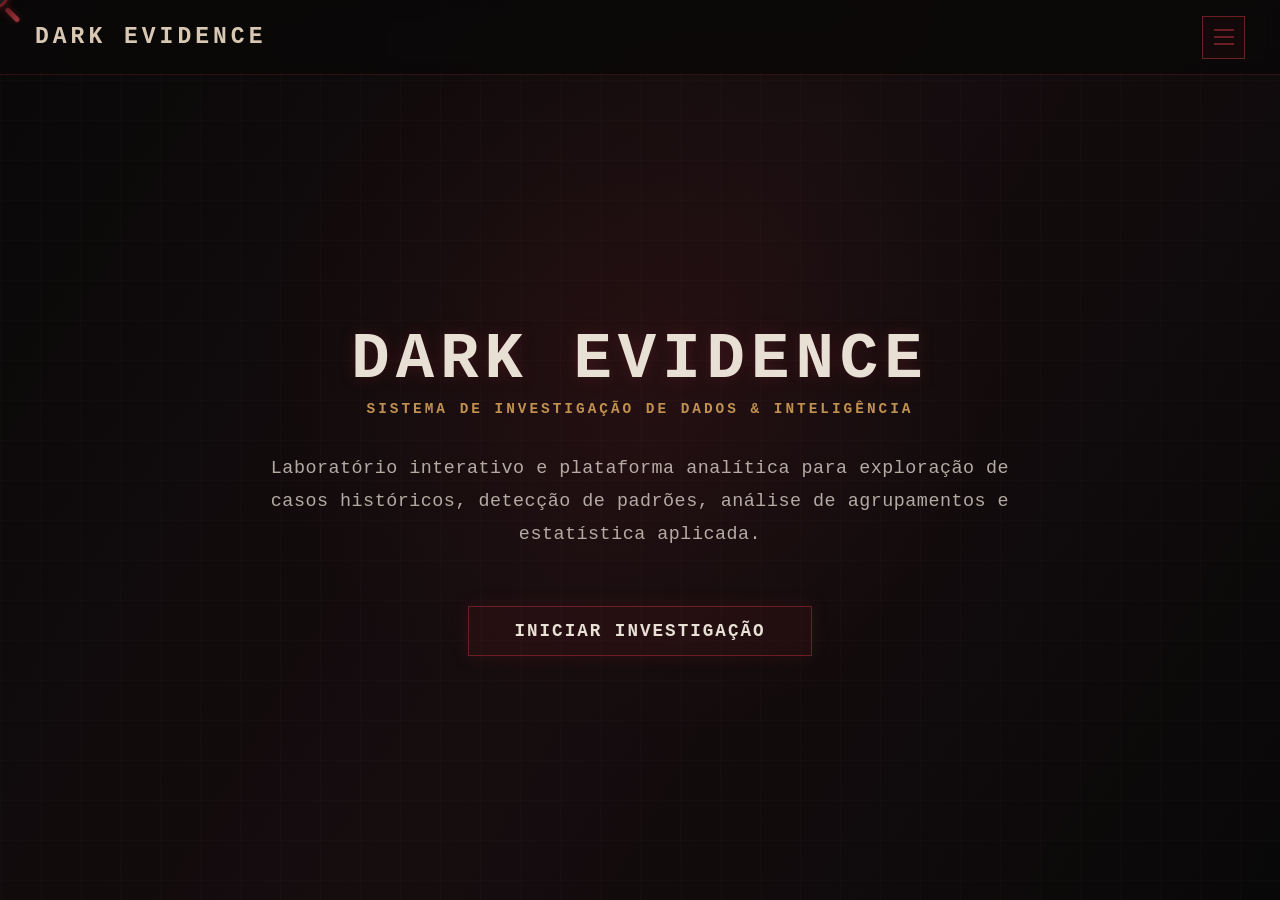
<file: index.html>
<!DOCTYPE html>
<html lang="pt-BR">

<head>
    <meta charset="UTF-8">
    <meta name="viewport" content="width=device-width, initial-scale=1.0">
    <title>DARK EVIDENCE — Home</title>
    <link rel="stylesheet" href="style.css">
</head>

<body>

    <!-- =========================
         CURSOR PERSONALIZADO
    ========================== -->
    <div id="customCursor">
        <div class="magnifying-glass">
            <div class="glass">
                <div class="glass-reflection"></div>
            </div>
        </div>
        <div class="magnifying-handle"></div>
    </div>

    <!-- =========================
         FUNDO AMBIENTAL
    ========================== -->
    <div class="background"></div>

    <!-- =========================
         CABEÇALHO
    ========================== -->
    <header>
        <div class="logo">
            DARK EVIDENCE
        </div>

        <button class="menu-button" id="openMenu" aria-label="Abrir arquivos">
            <span></span>
            <span></span>
            <span></span>
        </button>
    </header>

    <!-- =========================
         MENU DE ARQUIVOS (OVERLAY)
    ========================== -->
    <div class="file-overlay" id="fileOverlay">
        <div class="file-folder">

            <div class="folder-tab">
                ARQUIVO CORROMPIDO
            </div>

            <button class="close-file" id="closeMenu">
                ×
            </button>

            <!-- FOLHAS DO DOSSIÊ -->
            <div class="pages">

                <!-- ARQUIVO 01 (SELECIONADO POR PADRÃO) -->
                <article class="page selected">
                    <div class="page-label">
                        ARQUIVO 01
                    </div>
                    <h2>
                        Mapa das Evidências
                    </h2>
                    <div class="line"></div>
                    <p>
                        Análise estatística de casos criminais por período, localização e número de vítimas, identificando padrões, relações e possíveis correlações entre diferentes características das ocorrências.
                </article>

                <!-- ARQUIVO 02 -->
                <article class="page">
                    <div class="page-label">
                        ARQUIVO 02
                    </div>
                    <h2>
                        Análise de Evidências
                    </h2>
                    <div class="line"></div>
                    <p>
                       Aplicação de modelos computacionais para analisar a evolução dos casos ao longo dos anos, identificar padrões em ocorrências solucionadas e não solucionadas e classificar casos a partir de características previamente registradas.
                    </p>
                </article>

                <!-- ARQUIVO 03 -->
                <article class="page">
                    <div class="page-label">
                        ARQUIVO 03
                    </div>
                    <h2>
                        Caso Oculto
                    </h2>
                    <div class="line"></div>
                    <p>
                       Análise de padrões, agrupamentos e associações entre características das ocorrências, acompanhando sua evolução ao longo do tempo e identificando mudanças nos diferentes períodos.
                    </p>
                </article>

                <!-- ARQUIVO 04 -->
                <article class="page">
                    <div class="page-label">
                        ARQUIVO 04
                    </div>
                    <h2>
                        Polígrafo
                    </h2>
                    <div class="line"></div>
                    <p>
                       Para encerrar essa bela jornada de conhecimento, fizemos 6 perguntinhas para vocês responderem e testarem o seu conhecimento!
                    </p>
                </article>

            </div>

            <!-- CONTROLES E NAVEGAÇÃO DO MENU -->
            <div class="navigation">

                <div class="page-indicator" id="pageIndicator">
                    <div class="evidence-mark active" data-page="0"></div>
                    <div class="evidence-mark" data-page="1"></div>
                    <div class="evidence-mark" data-page="2"></div>
                    <div class="evidence-mark" data-page="3"></div>
                </div>

                <div class="navigation-controls">
                    <button class="nav-arrow hidden" id="previousPage" aria-label="Arquivo anterior">
                        ←
                    </button>

                    <button class="investigate-button" id="investigate">
                        INVESTIGAR
                    </button>

                    <button class="nav-arrow" id="nextPage" aria-label="Próximo arquivo">
                        →
                    </button>
                </div>

            </div>

        </div>
    </div>

    <!-- =========================
         ÁREA PRINCIPAL
    ========================== -->
    <main>
        <div class="board-container">
            <div class="hero-center">
                <h1>DARK EVIDENCE</h1>
                <div class="subtitle">SISTEMA DE INVESTIGAÇÃO DE DADOS & INTELIGÊNCIA</div>
                
                <p class="hero-description">
                    Laboratório interativo e plataforma analítica para exploração de casos históricos, detecção de padrões, análise de agrupamentos e estatística aplicada.
                </p>

                <div class="btn-investigate-wrapper">
                    <a href="dossier.html?case=unabomber" class="btn-primary">INICIAR INVESTIGAÇÃO</a>
                </div>
            </div>
        </div>
    </main>

    <script src="script.js"></script>
</body>
</html>
</file>
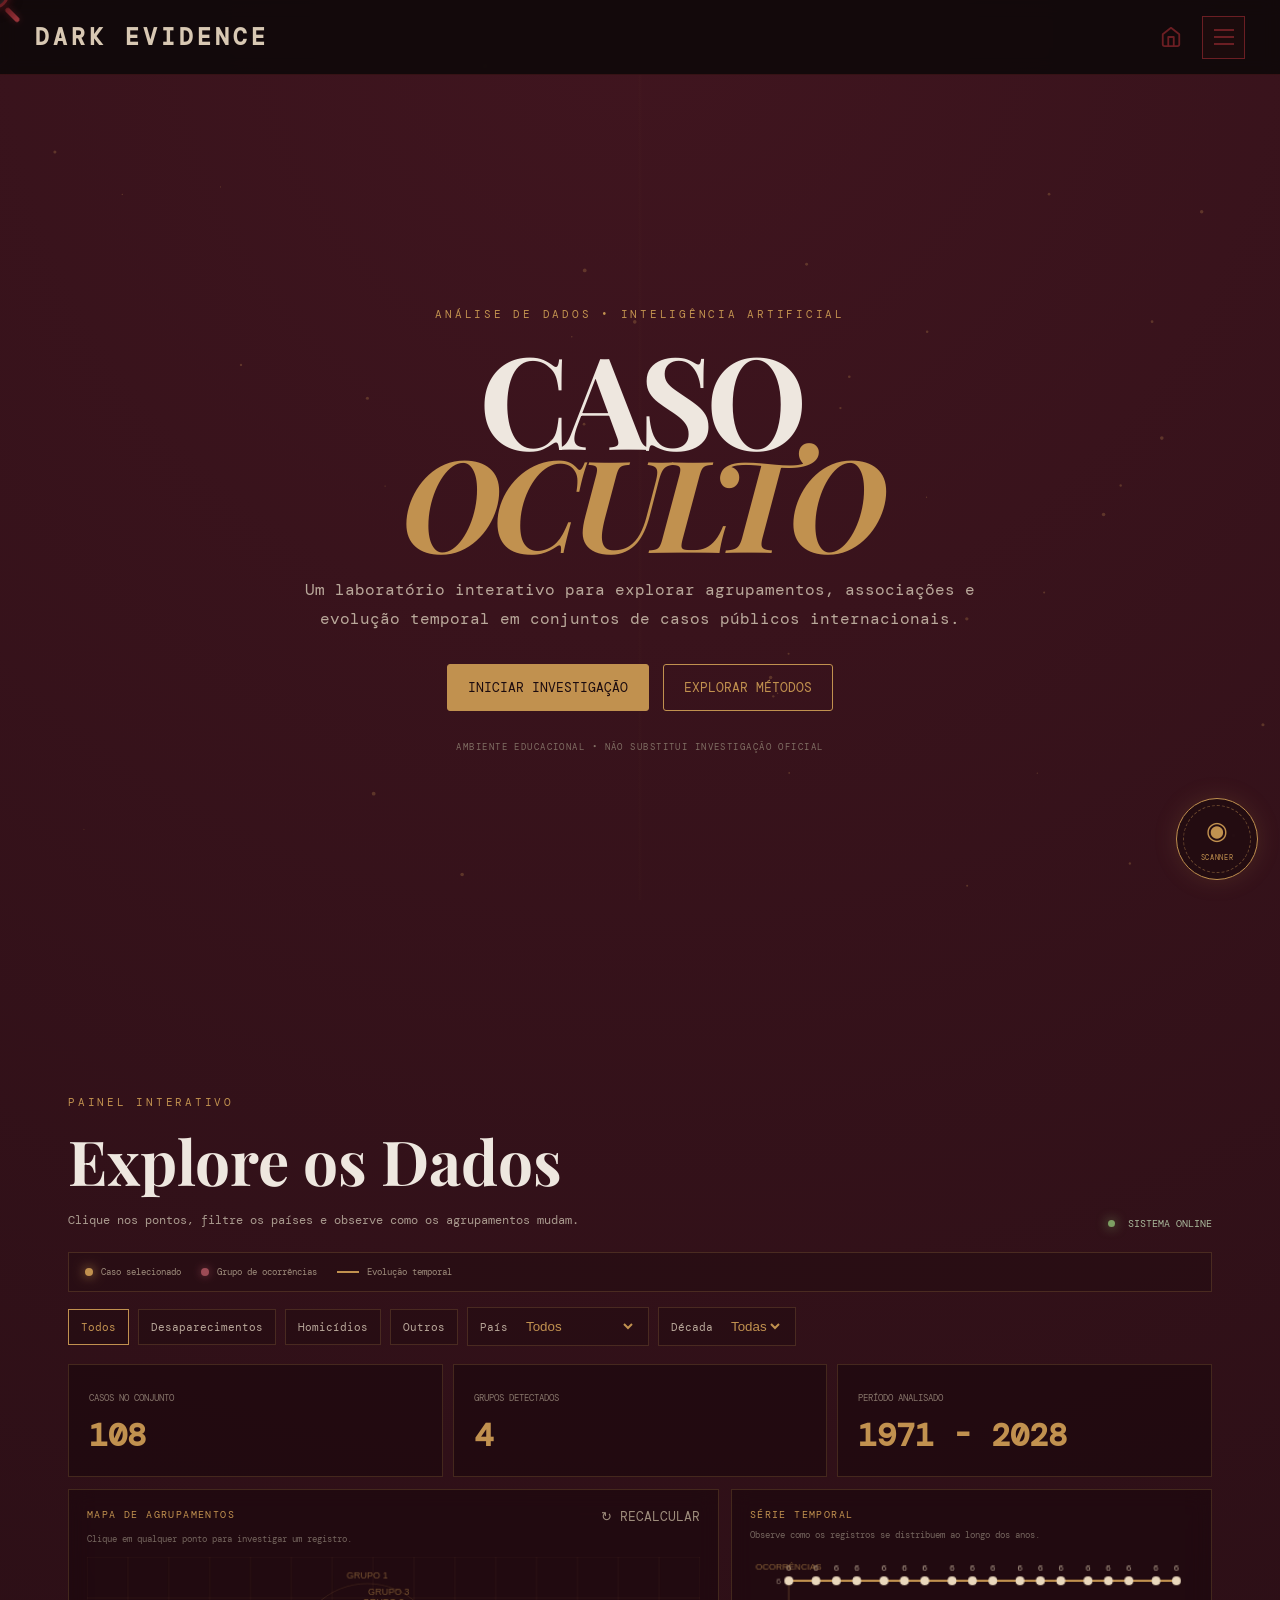
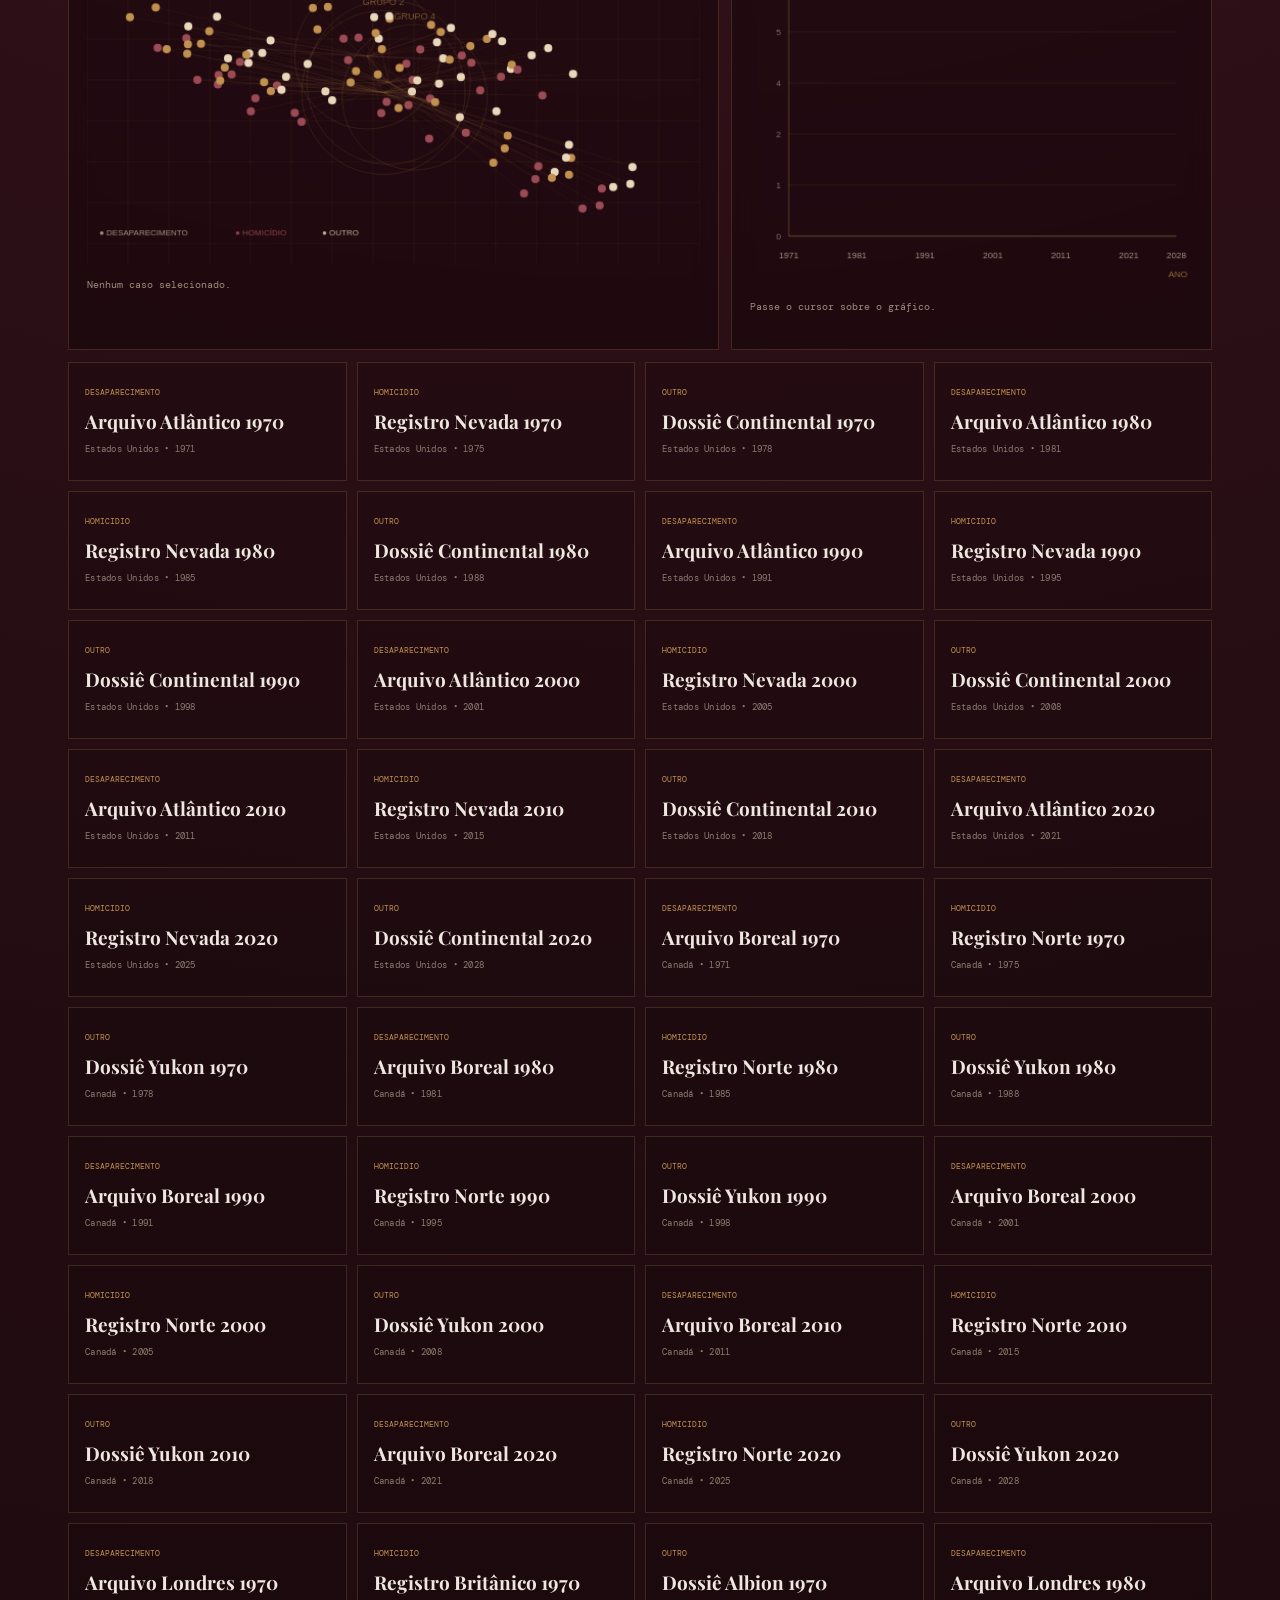
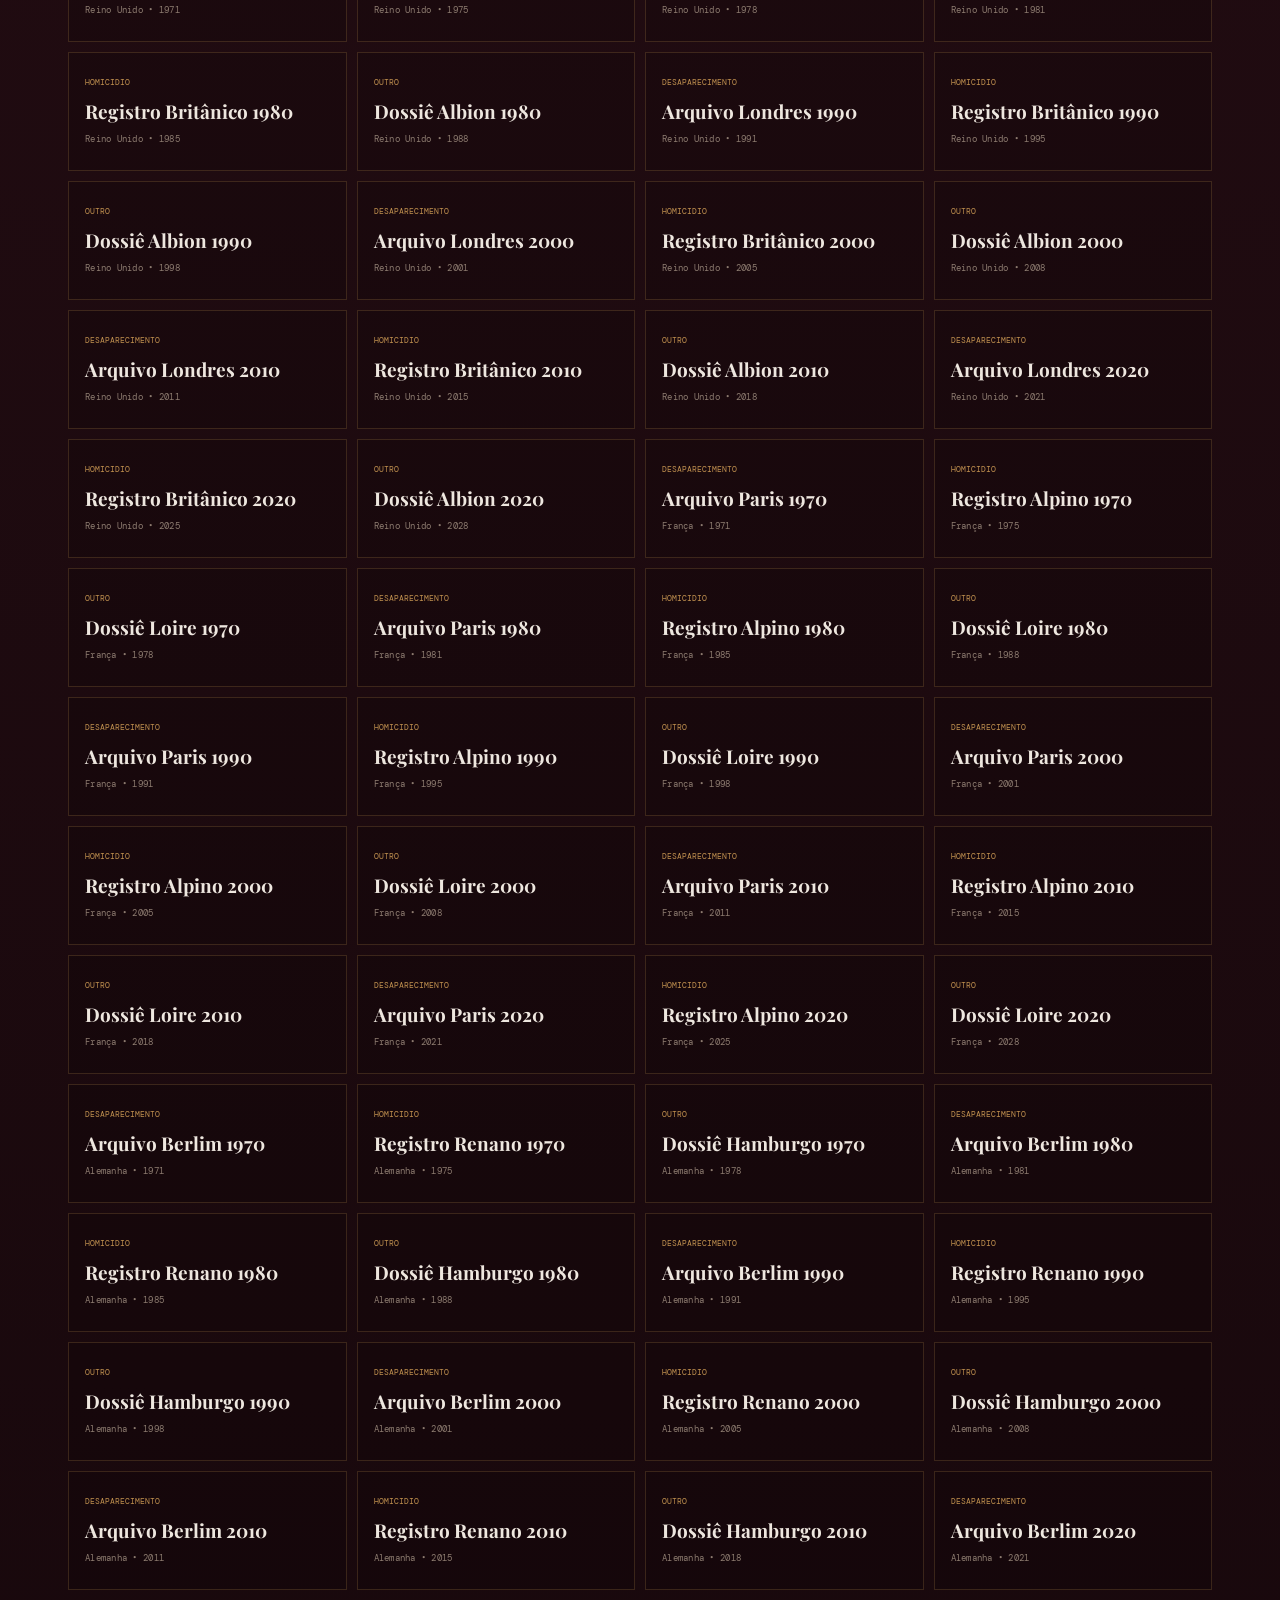
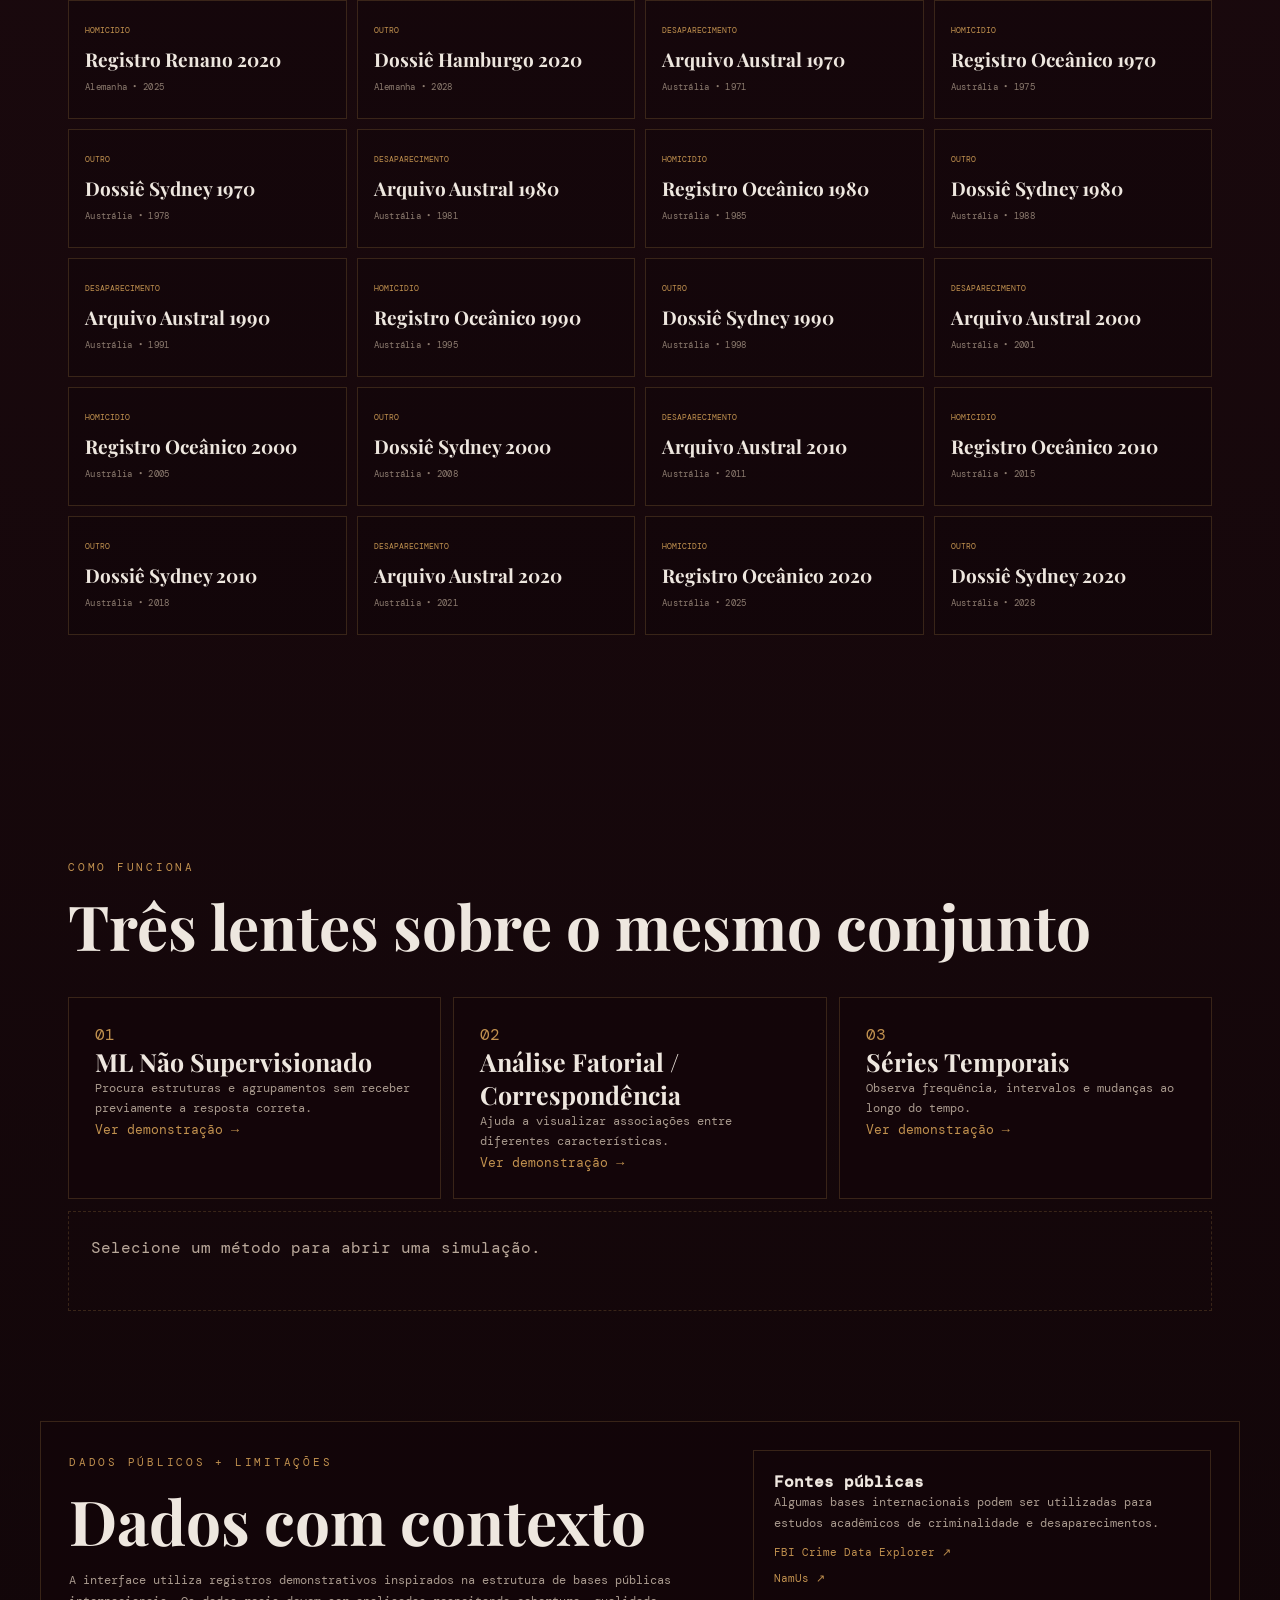
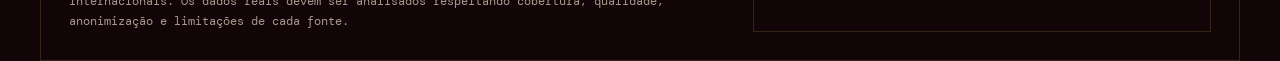
<file: caso.html>
<!DOCTYPE html>
<html lang="pt-BR">

<head>
    <meta charset="UTF-8">
    <meta name="viewport" content="width=device-width, initial-scale=1.0">
    <title>DARK EVIDENCE — Caso Oculto</title>

    <!-- Importação dos Estilos (Dossiê + Caso) -->
    <link rel="stylesheet" href="dossier.css">
    <link rel="stylesheet" href="caso.css">
</head>

<body>

    <!-- =========================
         CURSOR PERSONALIZADO DE LUPA 3D
    ========================== -->
    <div id="customCursor">
        <div class="magnifying-glass">
            <div class="glass">
                <div class="glass-reflection"></div>
            </div>
        </div>
        <div class="magnifying-handle"></div>
    </div>

    <!-- =========================
         CABEÇALHO ORIGINAL INTEGRADO
    ========================== -->
    <header>
        <div class="logo">
            DARK EVIDENCE
        </div>

        <div style="display: flex; align-items: center; gap: 20px;">
            <!-- Ícone de Casinha (Home) -->
            <a href="index.html" style="color: #6b1e23; display: flex; align-items: center; justify-content: center; text-decoration: none; transition: .3s;" onmouseover="this.style.color='#eadfd5'; this.style.filter='drop-shadow(0 0 10px rgba(107,30,35,.75))'" onmouseout="this.style.color='#6b1e23'; this.style.filter='none'">
                <svg viewBox="0 0 24 24" width="22" height="22" fill="none" stroke="currentColor" stroke-width="2" stroke-linecap="round" stroke-linejoin="round">
                    <path d="M3 9l9-7 9 7v11a2 2 0 0 1-2 2H5a2 2 0 0 1-2-2z"></path>
                    <polyline points="9 22 9 12 15 12 15 22"></polyline>
                </svg>
            </a>

            <!-- Botão do Menu -->
            <button
                class="menu-button"
                id="openMenu"
                aria-label="Abrir arquivos"
            >
                <span></span>
                <span></span>
                <span></span>
            </button>
        </div>
    </header>

    <!-- =========================
         ARQUIVO CORROMPIDO (MENU OVERLAY)
    ========================== -->
    <div class="file-overlay" id="fileOverlay">
        <div class="file-folder">

            <!-- TÍTULO -->
            <div class="folder-tab">
                ARQUIVO CORROMPIDO
            </div>

            <!-- FECHAR -->
            <button class="close-file" id="closeMenu">
                ×
            </button>

            <!-- FOLHAS -->
            <div class="pages">

                <!-- ARQUIVO 01 -->
                <article class="page">
                    <div class="page-label">
                        ARQUIVO 01
                    </div>
                    <h2>
                        Mapa das Evidências
                    </h2>
                    <div class="line"></div>
                    <p>
                        Análise estatística de casos criminais por período, localização e número de vítimas, identificando padrões, relações e possíveis correlações entre diferentes características das ocorrências.
                    </p>
                </article>

                <!-- ARQUIVO 02 -->
                <article class="page">
                    <div class="page-label">
                        ARQUIVO 02
                    </div>
                    <h2>
                        Análise de Evidências
                    </h2>
                    <div class="line"></div>
                    <p>
                       Aplicação de modelos computacionais para analisar a evolução dos casos ao longo dos anos, identificar padrões em ocorrências solucionadas e não solucionadas e classificar casos a partir de características previamente registradas.
                    </p>
                </article>

                <!-- ARQUIVO 03 -->
                <article class="page selected">
                    <div class="page-label">
                        ARQUIVO 03
                    </div>
                    <h2>
                        Caso Oculto
                    </h2>
                    <div class="line"></div>
                    <p>Análise de padrões, agrupamentos e associações entre características das ocorrências, acompanhando sua evolução ao longo do tempo e identificando mudanças nos diferentes períodos.<p>
                </article>

                <!-- ARQUIVO 04 -->
                <article class="page">
                    <div class="page-label">
                        ARQUIVO 04
                    </div>
                    <h2>
                        Polígrafo
                    </h2>
                    <div class="line"></div>
                    <p>
                        Para encerrar essa bela jornada de conhecimento, fizemos 6 perguntinhas para vocês responderem e testarem o seu conhecimento!
                    </p>
                </article>

            </div>

            <!-- NAVEGAÇÃO DO MENU -->
            <div class="navigation">

                <!-- INDICADORES -->
                <div class="page-indicator" id="pageIndicator">
                    <div class="evidence-mark" data-page="0"></div>
                    <div class="evidence-mark" data-page="1"></div>
                    <div class="evidence-mark active" data-page="2"></div>
                    <div class="evidence-mark" data-page="3"></div>
                </div>

                <!-- CONTROLES -->
                <div class="navigation-controls">

                    <button class="nav-arrow" id="previousPage" aria-label="Arquivo anterior">
                        ←
                    </button>

                    <button class="investigate-button" id="investigate">
                        INVESTIGAR
                    </button>

                    <button class="nav-arrow" id="nextPage" aria-label="Próximo arquivo">
                        →
                    </button>

                </div>

            </div>

        </div>
    </div>

    <!-- CANVAS DE PARTÍCULAS DO CASO -->
    <canvas id="particles"></canvas>

    <main style="padding-top: 80px;">

        <!-- =================================================
             HOME
        ================================================== -->
        <section class="hero">
            <div class="eyebrow">
                ANÁLISE DE DADOS • INTELIGÊNCIA ARTIFICIAL
            </div>

            <h1>
                CASO<br>
                <span>OCULTO</span>
            </h1>

            <p>
                Um laboratório interativo para explorar
                agrupamentos, associações e evolução temporal
                em conjuntos de casos públicos internacionais.
            </p>

            <div class="hero-actions">
                <button class="gold-btn" data-scroll="dashboard">
                    INICIAR INVESTIGAÇÃO
                </button>

                <button class="ghost-btn" data-scroll="metodos">
                    EXPLORAR MÉTODOS
                </button>
            </div>

            <div class="warning">
                AMBIENTE EDUCACIONAL • NÃO SUBSTITUI INVESTIGAÇÃO OFICIAL
            </div>
        </section>

        <!-- =================================================
             DASHBOARD
        ================================================== -->
        <section id="dashboard" class="section">

            <div class="section-head">
                <div>
                    <small>PAINEL INTERATIVO</small>
                    <h2>Explore os Dados</h2>
                    <p class="section-description">
                        Clique nos pontos, filtre os países
                        e observe como os agrupamentos mudam.
                    </p>
                </div>

                <div class="live">
                    <i></i>
                    SISTEMA ONLINE
                </div>
            </div>

            <!-- LEGENDA -->
            <div class="explore-guide">
                <div>
                    <span class="guide-dot gold"></span>
                    Caso selecionado
                </div>

                <div>
                    <span class="guide-dot red"></span>
                    Grupo de ocorrências
                </div>

                <div>
                    <span class="guide-line"></span>
                    Evolução temporal
                </div>
            </div>

            <!-- FILTROS -->
            <div class="controls">
                <button class="filter active" data-filter="all">Todos</button>
                <button class="filter" data-filter="desaparecimento">Desaparecimentos</button>
                <button class="filter" data-filter="homicidio">Homicídios</button>
                <button class="filter" data-filter="outro">Outros</button>

                <label>
                    País
                    <select id="country">
                        <option value="all">Todos</option>
                        <option value="Estados Unidos">Estados Unidos</option>
                        <option value="Reino Unido">Reino Unido</option>
                        <option value="Canadá">Canadá</option>
                        <option value="Austrália">Austrália</option>
                        <option value="França">França</option>
                        <option value="Alemanha">Alemanha</option>
                    </select>
                </label>

                <label>
                    Década
                    <select id="decade">
                        <option value="all">Todas</option>
                        <option value="1970">1970</option>
                        <option value="1980">1980</option>
                        <option value="1990">1990</option>
                        <option value="2000">2000</option>
                        <option value="2010">2010</option>
                        <option value="2020">2020</option>
                    </select>
                </label>
            </div>

            <!-- ESTATÍSTICAS -->
            <div class="stats">
                <div class="stat">
                    <span>CASOS NO CONJUNTO</span>
                    <strong id="caseCount">0</strong>
                </div>

                <div class="stat">
                    <span>GRUPOS DETECTADOS</span>
                    <strong id="clusterCount">0</strong>
                </div>

                <div class="stat">
                    <span>PERÍODO ANALISADO</span>
                    <strong id="period">—</strong>
                </div>
            </div>

            <!-- GRÁFICOS -->
            <div class="dashboard-grid">
                <!-- AGRUPAMENTOS -->
                <div class="panel">
                    <div class="panel-title">
                        <span>MAPA DE AGRUPAMENTOS</span>
                        <button id="randomize">↻ RECALCULAR</button>
                    </div>

                    <div class="chart-help">
                        Clique em qualquer ponto para investigar um registro.
                    </div>

                    <canvas id="clusterCanvas"></canvas>

                    <div id="clusterInfo" class="insight">
                        Nenhum caso selecionado.
                    </div>
                </div>

                <!-- SÉRIE TEMPORAL -->
                <div class="panel">
                    <div class="panel-title">
                        SÉRIE TEMPORAL
                    </div>

                    <div class="chart-help">
                        Observe como os registros se distribuem ao longo dos anos.
                    </div>

                    <canvas id="timeCanvas"></canvas>

                    <div class="timeline-tip" id="timeTip">
                        Passe o cursor sobre o gráfico.
                    </div>
                </div>
            </div>

            <!-- CASOS -->
            <div class="case-grid" id="caseGrid"></div>

        </section>

        <!-- =================================================
             MÉTODOS
        ================================================== -->
        <section id="metodos" class="section methods">
            <div class="section-head">
                <div>
                    <small>COMO FUNCIONA</small>
                    <h2>Três lentes sobre o mesmo conjunto</h2>
                </div>
            </div>

            <div class="method-grid">
                <article class="method-card" data-method="cluster">
                    <span>01</span>
                    <h3>ML Não Supervisionado</h3>
                    <p>Procura estruturas e agrupamentos sem receber previamente a resposta correta.</p>
                    <button>Ver demonstração →</button>
                </article>

                <article class="method-card" data-method="factor">
                    <span>02</span>
                    <h3>Análise Fatorial / Correspondência</h3>
                    <p>Ajuda a visualizar associações entre diferentes características.</p>
                    <button>Ver demonstração →</button>
                </article>

                <article class="method-card" data-method="time">
                    <span>03</span>
                    <h3>Séries Temporais</h3>
                    <p>Observa frequência, intervalos e mudanças ao longo do tempo.</p>
                    <button>Ver demonstração →</button>
                </article>
            </div>

            <div id="methodOutput" class="method-output">
                Selecione um método para abrir uma simulação.
            </div>
        </section>

        <!-- =================================================
             DADOS
        ================================================== -->
        <section class="section data-note">
            <div>
                <small>DADOS PÚBLICOS + LIMITAÇÕES</small>
                <h2>Dados com contexto</h2>
                <p>
                    A interface utiliza registros demonstrativos inspirados na estrutura de bases públicas internacionais. Os dados reais devem ser analisados respeitando cobertura, qualidade, anonimização e limitações de cada fonte.
                </p>
            </div>

            <div class="source-box">
                <strong>Fontes públicas</strong>
                <p>
                    Algumas bases internacionais podem ser utilizadas para estudos acadêmicos de criminalidade e desaparecimentos.
                </p>
                <a href="https://cde.ucr.cjis.gov/LATEST/webapp/" target="_blank">FBI Crime Data Explorer ↗</a>
                <a href="https://namus.nij.ojp.gov/" target="_blank">NamUs ↗</a>
            </div>
        </section>

    </main>

    <!-- =================================================
         SCANNER
    ================================================== -->
    <button id="scannerButton" class="scanner-button" aria-label="Abrir scanner">
        <span class="scan-ring"></span>
        <span class="scan-icon">◉</span>
        <small>SCANNER</small>
    </button>

    <!-- =================================================
         MODAL
    ================================================== -->
    <div id="scannerModal" class="modal">
        <div class="scanner-window">
            <button id="closeScanner" class="close">×</button>

            <div class="scanner-head">
                <span>SCANNER VISUAL</span>
                <b id="scanStatus">AGUARDANDO CÂMERA</b>
            </div>

            <div class="camera">
                <video id="video" class="vintage-1920s" autoplay playsinline></video>
                <div class="vintage-overlay"></div>
                <div class="red-mark">●</div>
                <div class="scan-line"></div>
                <div class="face-box"></div>
            </div>

            <p id="cameraMessage">
                A câmera só é ativada depois que você permitir no navegador.
                Nenhuma imagem é enviada pelo site.
            </p>

            <button id="cameraStart" class="gold-btn">ATIVAR CÂMERA</button>
        </div>
    </div>

    <div id="toast"></div>

    <!-- Scripts de Lógica da Aplicação -->
    <script src="caso-script.js"></script>
</body>
</html>
</file>
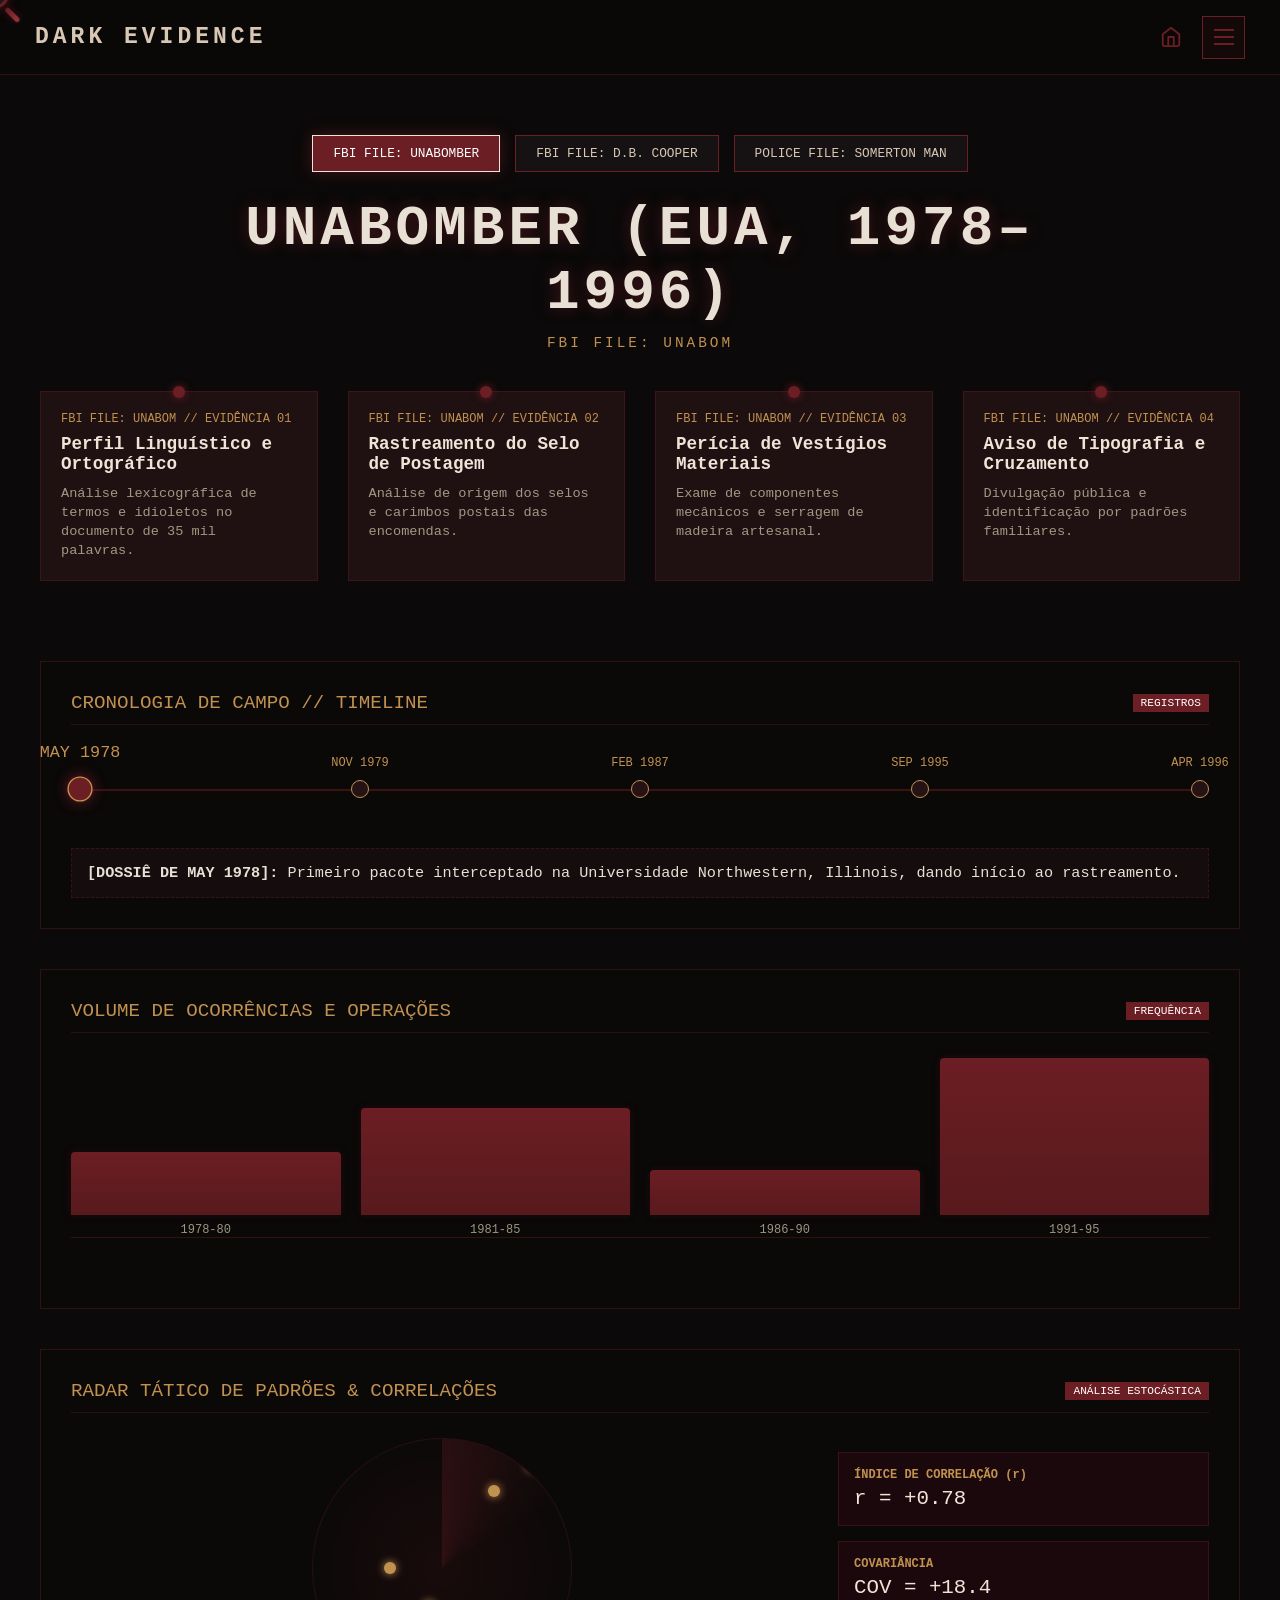
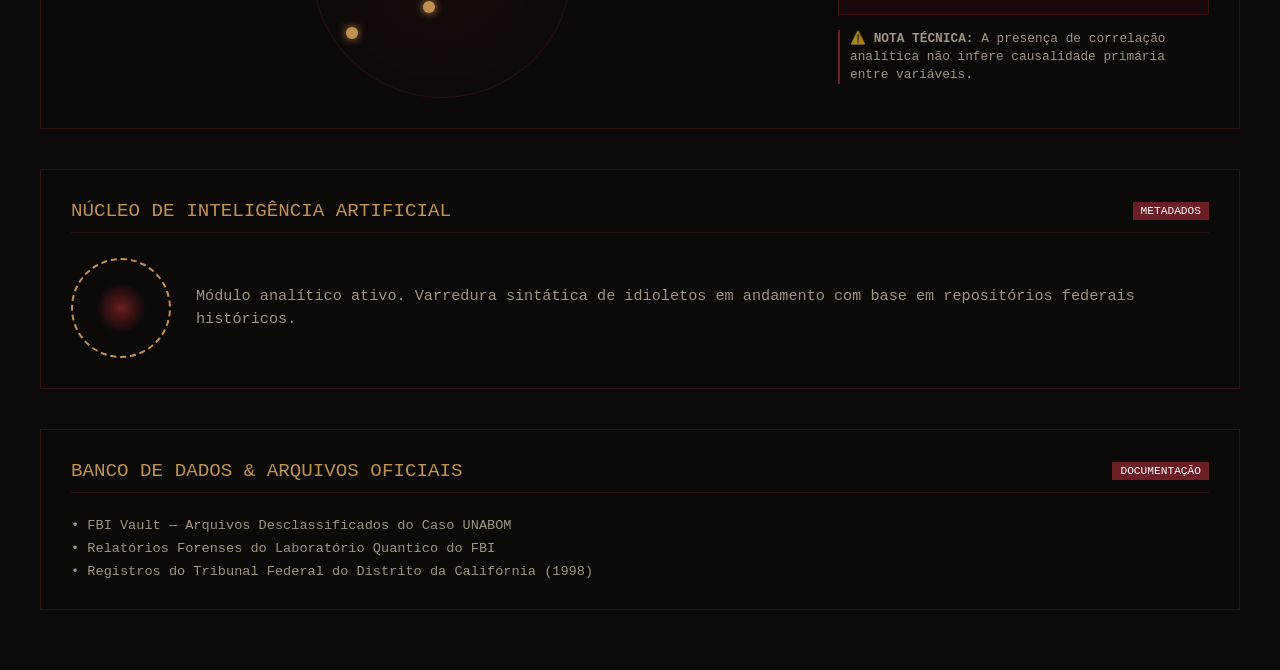
<file: dossier.html>
<!DOCTYPE html>
<html lang="pt-BR">

<head>

    <meta charset="UTF-8">

    <meta
        name="viewport"
        content="width=device-width, initial-scale=1.0"
    >

    <title>DARK EVIDENCE — Dossiê de Campo</title>

    <link rel="stylesheet" href="dossier.css">

</head>

<body>

    <!-- =========================
         CURSOR PERSONALIZADO
    ========================== -->

    <div id="customCursor">

        <div class="magnifying-glass">

            <!-- VIDRO INTERNO -->
            <div class="glass">

                <!-- REFLEXO -->
                <div class="glass-reflection"></div>

            </div>

        </div>

        <!-- CABO -->
        <div class="magnifying-handle"></div>

    </div>


    <!-- =========================
         CABEÇALHO ORIGINAL INTEGRADO
    ========================== -->

    <header>

        <div class="logo">
            DARK EVIDENCE
        </div>

        <div style="display: flex; align-items: center; gap: 20px;">
            <!-- Ícone de Casinha (Home) perfeitamente integrado -->
            <a href="index.html" style="color: #6b1e23; display: flex; align-items: center; justify-content: center; text-decoration: none; transition: .3s;" onmouseover="this.style.color='#eadfd5'; this.style.filter='drop-shadow(0 0 10px rgba(107,30,35,.75))'" onmouseout="this.style.color='#6b1e23'; this.style.filter='none'">
                <svg viewBox="0 0 24 24" width="22" height="22" fill="none" stroke="currentColor" stroke-width="2" stroke-linecap="round" stroke-linejoin="round">
                    <path d="M3 9l9-7 9 7v11a2 2 0 0 1-2 2H5a2 2 0 0 1-2-2z"></path>
                    <polyline points="9 22 9 12 15 12 15 22"></polyline>
                </svg>
            </a>

            <button
                class="menu-button"
                id="openMenu"
                aria-label="Abrir arquivos"
            >
                <span></span>
                <span></span>
                <span></span>
            </button>
        </div>
  </header>

       <!-- =========================
         ARQUIVO CORROMPIDO (REPLICAÇÃO EXATA DA HOME)
    ========================== -->
    <div class="file-overlay" id="fileOverlay">

        <div class="file-folder">

            <!-- TÍTULO -->
            <div class="folder-tab">
                ARQUIVO CORROMPIDO
            </div>

            <!-- FECHAR -->
            <button class="close-file" id="closeMenu">
                ×
            </button>

            <!-- =========================
                 FOLHAS
            ========================== -->
            <div class="pages">

                <!-- ARQUIVO 01 -->
                <article class="page selected">
                    <div class="page-label">
                        ARQUIVO 01
                    </div>
                    <h2>
                        Mapa das Evidências
                    </h2>
                    <div class="line"></div>
                    <p>
                        Análise estatística de casos criminais por período, localização e número de vítimas, identificando padrões, relações e possíveis correlações entre diferentes características das ocorrências.
                    </p>
                </article>

                <!-- ARQUIVO 02 -->
                <article class="page">
                    <div class="page-label">
                        ARQUIVO 02
                    </div>
                    <h2>
                        Análise de Evidências
                    </h2>
                    <div class="line"></div>
                    <p>
                         Aplicação de modelos computacionais para analisar a evolução dos casos ao longo dos anos, identificar padrões em ocorrências solucionadas e não solucionadas e classificar casos a partir de características previamente registradas.
                    </p>
                </article>

                <!-- ARQUIVO 03 -->
                <article class="page">
                    <div class="page-label">
                        ARQUIVO 03
                    </div>
                    <h2>
                        Caso Oculto
                    </h2>
                    <div class="line"></div>
                    <p>
                       Análise de padrões, agrupamentos e associações entre características das ocorrências, acompanhando sua evolução ao longo do tempo e identificando mudanças nos diferentes períodos.</p>
                </article>

                <!-- ARQUIVO 04 -->
                <article class="page">
                    <div class="page-label">
                        ARQUIVO 04
                    </div>
                    <h2>
                        Polígrafo
                    </h2>
                    <div class="line"></div>
                    <p>
                        Para encerrar essa bela jornada de conhecimento, fizemos 6 perguntinhas para vocês responderem e testarem o seu conhecimento!
                    </p>
                </article>

            </div>

            <!-- =========================
                 NAVEGAÇÃO
            ========================== -->
            <div class="navigation">

                <!-- INDICADORES -->
                <div class="page-indicator" id="pageIndicator">
                    <div class="evidence-mark active" data-page="0"></div>
                    <div class="evidence-mark" data-page="1"></div>
                    <div class="evidence-mark" data-page="2"></div>
                    <div class="evidence-mark" data-page="3"></div>
                </div>

                <!-- CONTROLES -->
                <div class="navigation-controls">

                    <!-- ANTERIOR -->
                    <button class="nav-arrow hidden" id="previousPage" aria-label="Arquivo anterior">
                        ←
                    </button>

                    <!-- INVESTIGAR -->
                    <button class="investigate-button" id="investigate">
                        INVESTIGAR
                    </button>

                    <!-- PRÓXIMO -->
                    <button class="nav-arrow" id="nextPage" aria-label="Próximo arquivo">
                        →
                    </button>

                </div>

            </div>

        </div>

    </div>

  <!-- =========================
       ÁREA DE CASOS FORENSES
  ========================== -->
  <main class="board-container">
    <svg class="svg-threads" id="threads-layer"></svg>

    <div class="hero-center">
      <div class="top-case-selector">
        <a href="dossier.html?case=unabomber" class="btn-case-small" id="nav-unabomber">FBI FILE: UNABOMBER</a>
        <a href="dossier.html?case=dbcooper" class="btn-case-small" id="nav-dbcooper">FBI FILE: D.B. COOPER</a>
        <a href="dossier.html?case=somerton" class="btn-case-small" id="nav-somerton">POLICE FILE: SOMERTON MAN</a>
      </div>
      <h1 id="case-title">CARREGANDO DOSSIÊ...</h1>
      <div class="subtitle" id="case-id">ARQUIVO CRIPTOGRAFADO</div>
    </div>

    <section class="mural-grid" id="mural" aria-label="Mural de Evidências"></section>

    <section class="section-container" id="sec-timeline">
      <div class="section-title">
        <span>CRONOLOGIA DE CAMPO // TIMELINE</span>
        <span class="tag">REGISTROS</span>
      </div>
      <div class="timeline">
        <div class="timeline-line"></div>
        <div class="timeline-nodes" id="timeline-nodes"></div>
      </div>
      <div class="timeline-details" id="timeline-details">
        Selecione um nó cronológico para carregar os registros táticos.
      </div>
    </section>

    <section class="section-container" id="sec-stats">
      <div class="section-title">
        <span>VOLUME DE OCORRÊNCIAS E OPERAÇÕES</span>
        <span class="tag">FREQUÊNCIA</span>
      </div>
      <div class="chart-box">
        <div class="chart-bars" id="chart-bars"></div>
      </div>
    </section>

    <section class="section-container" id="sec-correlation">
      <div class="section-title">
        <span>RADAR TÁTICO DE PADRÕES & CORRELAÇÕES</span>
        <span class="tag">ANÁLISE ESTOCÁSTICA</span>
      </div>
      <div class="scatter-container">
        <div class="radar-box">
          <div class="radar-sweep"></div>
          <div class="scatter-plot" id="scatter-plot"></div>
        </div>
        <div class="scatter-metrics">
          <div class="metric-card">
            <h4>ÍNDICE DE CORRELAÇÃO (r)</h4>
            <div class="value" id="val-r">r = +0.00</div>
          </div>
          <div class="metric-card">
            <h4>COVARIÂNCIA</h4>
            <div class="value" id="val-cov">COV = 0.0</div>
          </div>
          <div class="warning-note">
            ⚠️ <strong>NOTA TÉCNICA:</strong> A presença de correlação analítica não infere causalidade primária entre variáveis.
          </div>
        </div>
      </div>
    </section>

    <section class="section-container" id="sec-ai">
      <div class="section-title">
        <span>NÚCLEO DE INTELIGÊNCIA ARTIFICIAL</span>
        <span class="tag">METADADOS</span>
      </div>
      <div class="ai-core-box">
        <div class="ai-visual"></div>
        <div class="ai-content">
          <p>Módulo analítico ativo. Varredura sintática de idioletos em andamento com base em repositórios federais históricos.</p>
        </div>
      </div>
    </section>

    <section class="section-container" id="sec-sources">
      <div class="section-title">
        <span>BANCO DE DADOS & ARQUIVOS OFICIAIS</span>
        <span class="tag">DOCUMENTAÇÃO</span>
      </div>
      <div class="sources-list" id="sources-list"></div>
    </section>
  </main>

  <div class="modal-overlay" id="modal-overlay" onclick="closeModal()">
    <div class="modal-card" onclick="event.stopPropagation()">
      <button class="modal-close" onclick="closeModal()">[FECHAR X]</button>
      <span class="file-id" id="modal-file-id">REGISTRO SENSÍVEL</span>
      <h3 id="modal-title">ORIGEM DOS DADOS</h3>
      <p id="modal-body">Aguardando injeção de dados...</p>
    </div>
  </div>

  <script src="dossier-script.js"></script>

  <script>
document.addEventListener("DOMContentLoaded", () => {
    const openMenu = document.getElementById("openMenu");
    const closeMenu = document.getElementById("closeMenu");
    const fileOverlay = document.getElementById("fileOverlay");
    const pages = document.querySelectorAll(".page");
    const evidenceMarks = document.querySelectorAll(".evidence-mark");
    const prevBtn = document.getElementById("previousPage");
    const nextBtn = document.getElementById("nextPage");
    const investigateBtn = document.getElementById("investigate");

    let currentPage = 0;
    const totalPages = pages.length;

    // Atualiza a visualização das páginas e indicadores
    function updatePages() {
        pages.forEach((page, index) => {
            page.classList.toggle("selected", index === currentPage);
        });
        evidenceMarks.forEach((mark, index) => {
            mark.classList.toggle("active", index === currentPage);
        });

        if (prevBtn) {
            prevBtn.classList.toggle("hidden", currentPage === 0);
        }
        if (nextBtn) {
            nextBtn.classList.toggle("hidden", currentPage === totalPages - 1);
        }
    }

    // Abrir menu das três barrinhas
    if (openMenu && fileOverlay) {
        openMenu.addEventListener("click", () => {
            fileOverlay.classList.add("active");
            updatePages();
        });
    }

    // Fechar menu
    if (closeMenu && fileOverlay) {
        closeMenu.addEventListener("click", () => {
            fileOverlay.classList.remove("active");
        });
    }

    // Navegação Anterior (<)
    if (prevBtn) {
        prevBtn.addEventListener("click", () => {
            if (currentPage > 0) {
                currentPage--;
                updatePages();
            }
        });
    }

    // Navegação Próximo (>)
    if (nextBtn) {
        nextBtn.addEventListener("click", () => {
            if (currentPage < totalPages - 1) {
                currentPage++;
                updatePages();
            }
        });
    }

    // Clique nos marcadores de evidência
    evidenceMarks.forEach((mark, index) => {
        mark.addEventListener("click", () => {
            currentPage = index;
            updatePages();
        });
    });

    // Ação do botão INVESTIGAR
    if (investigateBtn) {
        investigateBtn.addEventListener("click", (e) => {
            e.preventDefault();

            // Fecha o overlay de arquivos se estiver aberto
            if (fileOverlay) {
                fileOverlay.classList.remove("active");
            }

            // Ações dependendo da página ativa
            if (currentPage === 0) {
                // Arquivo 01: UNABOMBER
                window.location.href = "dossier.html?case=unabomber";
            } else if (currentPage === 1) {
                // Arquivo 02: D.B. COOPER
                window.location.href = "evidencias.html";
            } else if (currentPage === 2) {
                // Arquivo 03: Caso Oculto (Abre na MESMA aba)
                window.location.href = "caso.html";
            } else if (currentPage === 3) {
                // Arquivo 04: Retornar ao Menu Inicial
                window.location.href = "poligrafo.html";
            }
        });
    }

    // Lógica do Cursor / Lupa personalizada
    const cursor = document.getElementById("customCursor");
    if (cursor) {
        document.addEventListener("mousemove", (e) => {
            cursor.style.left = e.clientX + "px";
            cursor.style.top = e.clientY + "px";
        });
    }
});
</script>
</body>
</html>
</file>
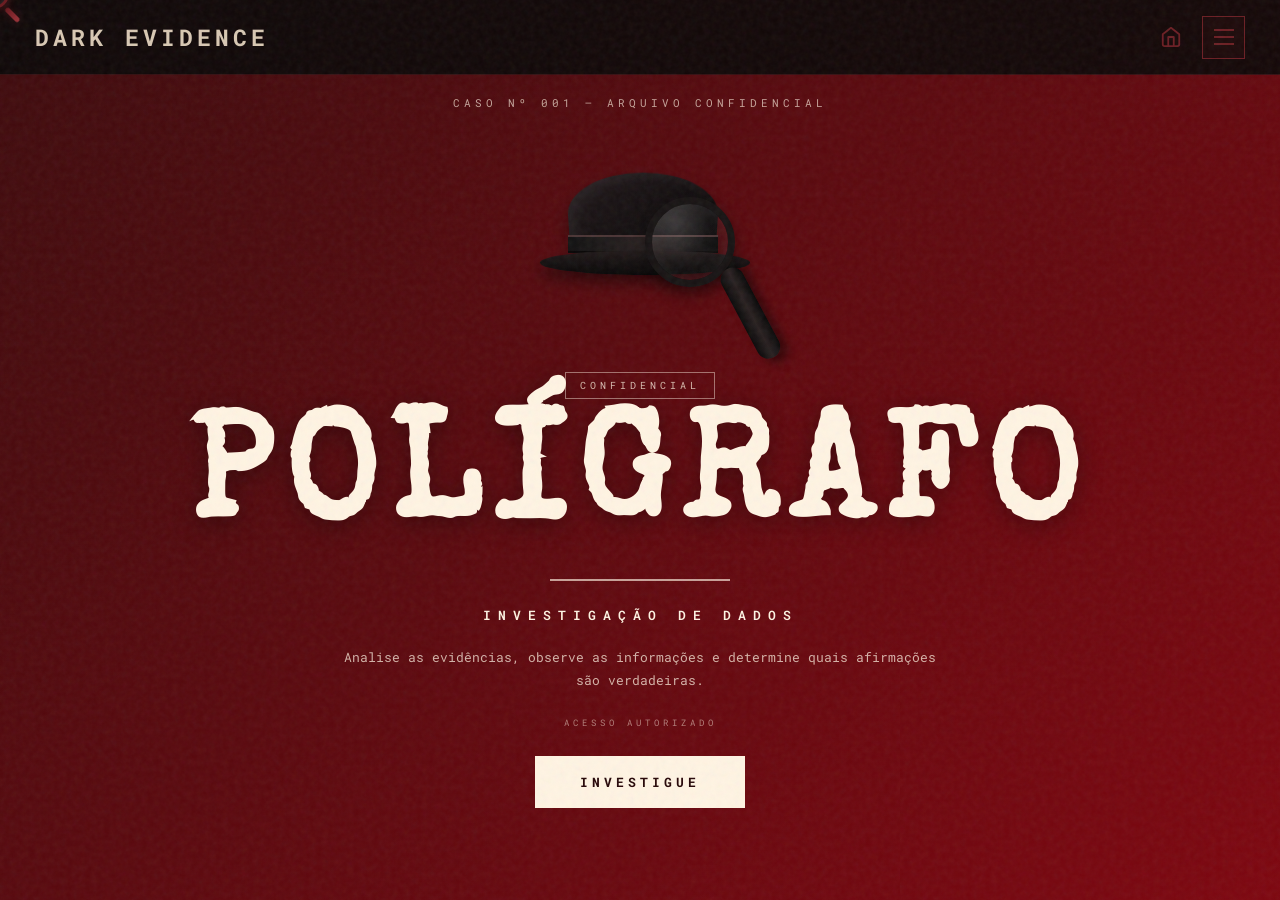
<file: poligrafo.html>
<!DOCTYPE html>
<html lang="pt-BR">

<head>
    <meta charset="UTF-8">
    <meta name="viewport" content="width=device-width, initial-scale=1.0">

    <title>POLÍGRAFO | Investigação</title>

    <link rel="preconnect" href="https://fonts.googleapis.com">
    <link rel="preconnect" href="https://fonts.gstatic.com" crossorigin>

    <link href="https://fonts.googleapis.com/css2?family=Roboto+Mono:wght@400;500;600;700&family=Special+Elite&display=swap"
        rel="stylesheet">

    <link rel="stylesheet" href="poligrafo.css">
</head>

<body>

    <!-- =====================================================
         CURSOR PERSONALIZADO (LUPA)
    ====================================================== -->

    <div id="customCursor">
        <div class="magnifying-glass">
            <div class="glass">
                <div class="glass-reflection"></div>
            </div>
        </div>
        <div class="magnifying-handle"></div>
    </div>


    <!-- =====================================================
         CABEÇALHO FIXO NO TOPO DO DOSSIÊ
    ====================================================== -->

    <header>

        <div class="logo">
            DARK EVIDENCE
        </div>

        <div style="display: flex; align-items: center; gap: 20px;">
            <!-- Ícone de Casinha (Home) -->
            <a href="index.html" style="color: #6b1e23; display: flex; align-items: center; justify-content: center; text-decoration: none; transition: .3s;" onmouseover="this.style.color='#eadfd5'; this.style.filter='drop-shadow(0 0 10px rgba(107,30,35,.75))'" onmouseout="this.style.color='#6b1e23'; this.style.filter='none'">
                <svg viewBox="0 0 24 24" width="22" height="22" fill="none" stroke="currentColor" stroke-width="2" stroke-linecap="round" stroke-linejoin="round">
                    <path d="M3 9l9-7 9 7v11a2 2 0 0 1-2 2H5a2 2 0 0 1-2-2z"></path>
                    <polyline points="9 22 9 12 15 12 15 22"></polyline>
                </svg>
            </a>

            <button
                class="menu-button"
                id="openMenu"
                aria-label="Abrir arquivos"
            >
                <span></span>
                <span></span>
                <span></span>
            </button>
        </div>

    </header>


    <!-- =====================================================
         MENU DE ARQUIVOS (PASTA DE OVERLAY)
    ====================================================== -->

    <div class="file-overlay" id="fileOverlay">

        <div class="file-folder">

            <div class="folder-tab">
                ARQUIVO CORROMPIDO
            </div>

            <button class="close-file" id="closeMenu">
                ×
            </button>

            <div class="pages">

                <article class="page">
                    <div class="page-label">ARQUIVO 01</div>
                    <h2>Mapa de Evidências</h2>
                    <div class="line"></div>
                    <p>Análise estatística de casos criminais por período, localização e número de vítimas, identificando padrões, relações e possíveis correlações entre diferentes características das ocorrências.</p>
                </article>

                <article class="page">
                    <div class="page-label">ARQUIVO 02</div>
                    <h2>Análise de Evidências</h2>
                    <div class="line"></div>
                    <p>Aplicação de modelos computacionais para analisar a evolução dos casos ao longo dos anos, identificar padrões em ocorrências solucionadas e não solucionadas e classificar casos a partir de características previamente registradas.
</p>
                </article>

                <article class="page">
                    <div class="page-label">ARQUIVO 03</div>
                    <h2>Caso Oculto</h2>
                    <div class="line"></div>
                    <p>Análise de padrões, agrupamentos e associações entre características das ocorrências, acompanhando sua evolução ao longo do tempo e identificando mudanças nos diferentes períodos.
</p>
                </article>

                <!-- ARQUIVO 04 (SELECIONADO) -->
                <article class="page selected">
                    <div class="page-label">ARQUIVO 04</div>
                    <h2>Polígrafo</h2>
                    <div class="line"></div>
                    <p>Para encerrar essa bela jornada de conhecimento, fizemos 6 perguntinhas para vocês responderem e testarem o seu conhecimento!</p>
                </article>

            </div>

            <div class="navigation">

                <div class="page-indicator" id="pageIndicator">
                    <div class="evidence-mark" data-page="0"></div>
                    <div class="evidence-mark" data-page="1"></div>
                    <div class="evidence-mark" data-page="2"></div>
                    <div class="evidence-mark active" data-page="3"></div>
                </div>

                <div class="navigation-controls">
                    <button class="nav-arrow" id="previousPage" aria-label="Arquivo anterior">←</button>
                    <button class="investigate-button" id="investigate">INVESTIGAR</button>
                    <button class="nav-arrow hidden" id="nextPage" aria-label="Próximo arquivo">→</button>
                </div>

            </div>

        </div>

    </div>


    <!-- =====================================================
         RUÍDO DO FUNDO & MANCHAS
    ====================================================== -->

    <div class="noise"></div>

    <div class="blood blood-1"></div>
    <div class="blood blood-2"></div>
    <div class="blood blood-3"></div>


    <!-- =====================================================
         ABERTURA
    ====================================================== -->

    <section class="intro" id="intro">

        <div class="case-number">
            CASO Nº 001 — ARQUIVO CONFIDENCIAL
        </div>

        <div class="investigation-animation">

            <div class="detective-hat">
                <div class="hat-crown"></div>
                <div class="hat-band"></div>
                <div class="hat-brim"></div>
            </div>

            <div class="magnifying-glass">
                <div class="glass">
                    <div class="glass-light"></div>
                </div>
                <div class="magnifier-handle"></div>
            </div>

        </div>

        <div class="intro-content">

            <div class="classified">
                CONFIDENCIAL
            </div>

            <h1>
                POLÍGRAFO
            </h1>

            <div class="title-line"></div>

            <p class="subtitle">
                INVESTIGAÇÃO DE DADOS
            </p>

            <p class="intro-description">
                Analise as evidências, observe as informações
                e determine quais afirmações são verdadeiras.
            </p>

            <div class="classified-bottom">
                ACESSO AUTORIZADO
            </div>

            <button id="investigateBtn" class="investigate-btn">
                INVESTIGUE
            </button>

        </div>

    </section>


    <!-- =====================================================
         CONTEÚDO PRINCIPAL
    ====================================================== -->

    <main id="mainContent" class="main-content hidden">

        <!-- INSTRUÇÕES -->
        <section class="instructions">

            <div class="stamp">
                DOCUMENTO OFICIAL
            </div>

            <h2>
                REGISTRO DE EVIDÊNCIAS
            </h2>

            <p>
                Leia cuidadosamente cada declaração abaixo.
                Determine se a informação apresentada é
                <strong>VERDADEIRA</strong> ou
                <strong>FALSA</strong>.
            </p>

            <div class="instruction-line"></div>

        </section>


        <!-- PERGUNTAS -->
        <section class="questions" id="questions">

            <!-- PERGUNTA 1 -->
            <article class="case-card">
                <div class="case-header">
                    <span>EVIDÊNCIA 001</span>
                    <span>REGISTRO #001</span>
                </div>
                <div class="case-body">
                    <div class="case-number-big">01</div>
                    <div class="case-content">
                        <p>
                            A distribuição estatística ajuda a organizar
                            e entender como os valores de um conjunto
                            de dados estão distribuídos.
                        </p>
                        <div class="answer-buttons">
                            <button class="answer-btn" data-question="1" data-answer="true">VERDADEIRO</button>
                            <button class="answer-btn" data-question="1" data-answer="false">FALSO</button>
                        </div>
                    </div>
                </div>
            </article>

            <!-- PERGUNTA 2 -->
            <article class="case-card">
                <div class="case-header">
                    <span>EVIDÊNCIA 002</span>
                    <span>REGISTRO #002</span>
                </div>
                <div class="case-body">
                    <div class="case-number-big">02</div>
                    <div class="case-content">
                        <p>
                            Correlação e covariância são usadas para
                            analisar a relação entre variáveis, indicando
                            como elas variam em conjunto.
                        </p>
                        <div class="answer-buttons">
                            <button class="answer-btn" data-question="2" data-answer="true">VERDADEIRO</button>
                            <button class="answer-btn" data-question="2" data-answer="false">FALSO</button>
                        </div>
                    </div>
                </div>
            </article>

            <!-- PERGUNTA 3 -->
            <article class="case-card">
                <div class="case-header">
                    <span>EVIDÊNCIA 003</span>
                    <span>REGISTRO #003</span>
                </div>
                <div class="case-body">
                    <div class="case-number-big">03</div>
                    <div class="case-content">
                        <p>
                            A regressão linear busca representar a relação
                            entre variáveis por meio de uma função linear,
                            podendo ser usada para estimar valores.
                        </p>
                        <div class="answer-buttons">
                            <button class="answer-btn" data-question="3" data-answer="true">VERDADEIRO</button>
                            <button class="answer-btn" data-question="3" data-answer="false">FALSO</button>
                        </div>
                    </div>
                </div>
            </article>

            <!-- PERGUNTA 4 -->
            <article class="case-card">
                <div class="case-header">
                    <span>EVIDÊNCIA 004</span>
                    <span>REGISTRO #004</span>
                </div>
                <div class="case-body">
                    <div class="case-number-big">04</div>
                    <div class="case-content">
                        <p>
                            A regressão logística é utilizada principalmente
                            para prever categorias ou classes, como uma
                            classificação binária.
                        </p>
                        <div class="answer-buttons">
                            <button class="answer-btn" data-question="4" data-answer="true">VERDADEIRO</button>
                            <button class="answer-btn" data-question="4" data-answer="false">FALSO</button>
                        </div>
                    </div>
                </div>
            </article>

            <!-- PERGUNTA 5 -->
            <article class="case-card">
                <div class="case-header">
                    <span>EVIDÊNCIA 005</span>
                    <span>REGISTRO #005</span>
                </div>
                <div class="case-body">
                    <div class="case-number-big">05</div>
                    <div class="case-content">
                        <p>
                            No ML supervisionado, o modelo aprende a partir
                            de dados que possuem informações sobre a resposta
                            ou classe esperada.
                        </p>
                        <div class="answer-buttons">
                            <button class="answer-btn" data-question="5" data-answer="true">VERDADEIRO</button>
                            <button class="answer-btn" data-question="5" data-answer="false">FALSO</button>
                        </div>
                    </div>
                </div>
            </article>

            <!-- PERGUNTA 6 -->
            <article class="case-card">
                <div class="case-header">
                    <span>EVIDÊNCIA 006</span>
                    <span>REGISTRO #006</span>
                </div>
                <div class="case-body">
                    <div class="case-number-big">06</div>
                    <div class="case-content">
                        <p>
                            No ML não supervisionado, o modelo trabalha
                            com dados sem respostas previamente definidas
                            e pode identificar padrões ou agrupamentos
                            por conta própria.
                        </p>
                        <div class="answer-buttons">
                            <button class="answer-btn" data-question="6" data-answer="true">VERDADEIRO</button>
                            <button class="answer-btn" data-question="6" data-answer="false">FALSO</button>
                        </div>
                    </div>
                </div>
            </article>

        </section>


        <!-- FINAL -->
        <section class="final-section">

            <div class="final-file">

                <div class="final-stamp">
                    INVESTIGAÇÃO ENCERRADA
                </div>

                <h2>
                    Obrigada pela sua participação!
                </h2>

                <p>
                    Todas as evidências foram registradas.
                    Agora é possível calcular o resultado
                    da investigação.
                </p>

                <button id="calculateBtn" class="calculate-btn">
                    CALCULAR ACERTOS
                </button>

                <!-- RESULTADO -->
                <div id="resultArea" class="result-area hidden">

                    <div class="result-line"></div>

                    <div id="percentage" class="percentage">
                        0%
                    </div>

                    <div class="result-details">
                        <div class="result-box">
                            <span>ACERTOS</span>
                            <strong id="correctCount">0</strong>
                        </div>
                        <div class="result-box">
                            <span>ERROS</span>
                            <strong id="wrongCount">0</strong>
                        </div>
                    </div>

                    <p id="resultMessage" class="result-message"></p>

                    <button id="retryBtn" class="retry-btn">
                        TENTE DE NOVO
                    </button>

                </div>

            </div>

        </section>


        <!-- RODAPÉ -->
        <footer>
            <span>POLÍGRAFO — ARQUIVO CONFIDENCIAL</span>
            <span>SISTEMA DE INVESTIGAÇÃO</span>
        </footer>

    </main>

    <!-- SCRIPTS -->
    <script src="script.js"></script>
    <script src="poligrafo-script.js"></script>

</body>

</html>
</file>
<file: style.css>
/* =========================
   CONFIGURAÇÕES GERAIS
========================= */

*{
    margin:0;
    padding:0;
    box-sizing:border-box;
}

body{

    min-height:100vh;

    font-family:"Courier New",monospace;

    background:#0b0909;

    color:#e8e0d5;

    overflow-x:hidden;

    cursor:none;
}


/* =========================
   FUNDO
========================= */

.background{

    position:fixed;

    inset:0;

    z-index:-2;

    background:

        radial-gradient(
            circle at 50% 40%,
            rgba(107,30,35,.18),
            transparent 45%
        ),

        linear-gradient(
            120deg,
            #090808,
            #160d0f,
            #090808
        );
}

.background::after{

    content:"";

    position:absolute;

    inset:0;

    background-image:

        linear-gradient(
            rgba(255,255,255,.012) 1px,
            transparent 1px
        ),

        linear-gradient(
            90deg,
            rgba(255,255,255,.012) 1px,
            transparent 1px
        );

    background-size:40px 40px;
}


/* =========================
   CABEÇALHO
========================= */

header{

    position:fixed;

    top:0;
    left:0;

    width:100%;
    height:75px;

    display:flex;

    align-items:center;

    justify-content:space-between;

    padding:0 35px;

    background:rgba(10,8,8,.82);

    border-bottom:
        1px solid rgba(107,30,35,.40);

    backdrop-filter:blur(8px);

    z-index:100;
}

.logo{

    color:#d8c8b3;

    font-size:23px;

    font-weight:bold;

    letter-spacing:4px;

    text-transform:uppercase;
}


/* =========================
   BOTÃO MENU
========================= */

.menu-button{

    width:43px;
    height:43px;

    border:1px solid #6b1e23;

    background:rgba(107,30,35,.10);

    display:flex;

    flex-direction:column;

    justify-content:center;

    align-items:center;

    gap:5px;

    cursor:none;

    transition:.3s;
}

.menu-button:hover{

    background:
        rgba(107,30,35,.30);

    box-shadow:
        0 0 18px rgba(107,30,35,.45);
}

.menu-button span{

    width:20px;
    height:2px;

    background:#6b1e23;
}


/* =========================
   ÁREA PRINCIPAL
========================= */

main{

    min-height:100vh;

    width:100%;
}


/* =========================
   SOBREPOSIÇÃO
========================= */

.file-overlay{

    position:fixed;

    inset:0;

    background:rgba(0,0,0,.84);

    backdrop-filter:blur(6px);

    display:flex;

    justify-content:flex-end;

    opacity:0;

    visibility:hidden;

    transition:.4s;

    z-index:200;
}

.file-overlay.active{

    opacity:1;

    visibility:visible;
}


/* =========================
   ARQUIVO
========================= */

.file-folder{

    position:relative;

    width:min(700px,94%);

    height:100%;

    padding:
        95px
        45px
        130px;

    background:

        linear-gradient(
            90deg,
            #241214,
            #321c1f
        );

    border-left:
        2px solid #6b1e23;

    box-shadow:
        -20px 0 60px rgba(0,0,0,.65);

    transform:translateX(100%);

    transition:
        .5s cubic-bezier(.77,0,.18,1);

    overflow:hidden;
}

.file-overlay.active .file-folder{

    transform:translateX(0);
}

.file-folder::before{

    content:"";

    position:absolute;

    inset:0;

    opacity:.12;

    background-image:

        repeating-linear-gradient(
            0deg,
            transparent,
            transparent 3px,
            rgba(255,255,255,.04) 4px
        );

    pointer-events:none;
}


/* =========================
   TÍTULO
========================= */

.folder-tab{

    position:absolute;

    top:18px;
    left:45px;

    padding:11px 22px;

    background:#6b1e23;

    color:#eadfd5;

    font-size:13px;

    letter-spacing:2px;

    border-radius:4px;

    z-index:15;

    white-space:nowrap;

    box-shadow:
        0 0 15px rgba(107,30,35,.25);
}


/* =========================
   FECHAR
========================= */

.close-file{

    position:absolute;

    top:18px;
    right:25px;

    width:38px;
    height:38px;

    border:
        1px solid #6b1e23;

    background:
        rgba(107,30,35,.15);

    color:#d8c8b3;

    font-size:22px;

    cursor:none;

    z-index:30;

    transition:.3s;
}

.close-file:hover{

    background:#6b1e23;

    color:white;

    transform:rotate(90deg);
}


/* =========================
   FOLHAS
========================= */

.pages{

    position:relative;

    width:100%;
    height:100%;
}

.page{

    position:absolute;

    left:50%;
    top:45%;

    width:min(510px,90%);

    height:475px;

    padding:40px;

    background:#ded7ca;

    color:#292621;

    border-top:
        7px solid #6b1e23;

    box-shadow:
        0 20px 40px rgba(0,0,0,.45);

    transform:
        translate(-50%,-50%)
        rotate(var(--rotation));

    transition:.4s;

    cursor:none;
}

.page:nth-child(1){

    --rotation:-4deg;

    z-index:1;
}

.page:nth-child(2){

    --rotation:3deg;

    z-index:2;
}

.page:nth-child(3){

    --rotation:-1deg;

    z-index:3;
}

.page:nth-child(4){

    --rotation:4deg;

    z-index:4;
}

.page.selected{

    transform:
        translate(-50%,-50%)
        rotate(0deg)
        scale(1.02);

    z-index:10;

    box-shadow:

        0 25px 50px rgba(0,0,0,.60),

        0 0 20px rgba(107,30,35,.18);
}


/* =========================
   TEXTO
========================= */

.page-label{

    font-size:10px;

    letter-spacing:3px;

    color:#6b1e23;

    margin-bottom:12px;

    font-weight:bold;
}

.page h2{

    font-family:Georgia,serif;

    font-size:31px;

    margin-bottom:20px;

    color:#27231f;
}

.line{

    width:100%;

    height:1px;

    background:
        rgba(107,30,35,.35);

    margin:20px 0;
}

.page p{

    font-family:Georgia,serif;

    font-size:15px;

    line-height:1.7;

    color:#4a443d;
}


/* =========================
   NAVEGAÇÃO
========================= */

.navigation{

    position:absolute;

    bottom:24px;

    left:50%;

    transform:translateX(-50%);

    width:min(540px,88%);

    display:flex;

    flex-direction:column;

    align-items:center;

    gap:10px;

    z-index:40;
}


/* =========================
   INDICADORES
========================= */

.page-indicator{

    height:18px;

    display:flex;

    align-items:center;

    justify-content:center;

    gap:8px;

    margin-bottom:2px;
}

.evidence-mark{

    position:relative;

    width:25px;
    height:4px;

    background:
        rgba(216,200,179,.25);

    border:
        1px solid rgba(216,200,179,.20);

    cursor:none;

    transition:.3s;
}

.evidence-mark::after{

    content:"";

    position:absolute;

    width:4px;
    height:4px;

    top:-1px;
    right:-1px;

    background:
        rgba(216,200,179,.30);
}

.evidence-mark.active{

    width:36px;

    background:#6b1e23;

    border-color:#6b1e23;

    box-shadow:
        0 0 10px rgba(107,30,35,.70);
}

.evidence-mark.active::after{

    background:#d8c8b3;
}


/* =========================
   CONTROLES
========================= */

.navigation-controls{

    width:100%;

    display:flex;

    align-items:center;

    justify-content:center;

    gap:12px;
}


/* =========================
   SETAS
========================= */

.nav-arrow{

    width:58px;
    height:48px;

    flex-shrink:0;

    border:
        2px solid #6b1e23;

    background:
        rgba(107,30,35,.25);

    color:#f0e4d7;

    font-size:27px;

    font-weight:bold;

    cursor:none;

    display:flex;

    align-items:center;

    justify-content:center;

    transition:.25s;

    box-shadow:
        0 0 10px rgba(107,30,35,.25);
}

.nav-arrow:hover{

    background:#6b1e23;

    color:white;

    transform:scale(1.08);

    box-shadow:
        0 0 18px rgba(107,30,35,.60);
}

.nav-arrow.hidden{

    visibility:hidden;

    pointer-events:none;
}


/* =========================
   INVESTIGAR
========================= */

.investigate-button{

    width:210px;
    height:48px;

    border:
        2px solid #6b1e23;

    background:#6b1e23;

    color:#f7eee5;

    font-family:
        "Courier New",monospace;

    font-size:13px;

    font-weight:bold;

    letter-spacing:2px;

    cursor:none;

    transition:.25s;

    box-shadow:
        0 0 14px rgba(107,30,35,.35);
}

.investigate-button:hover{

    background:#861f27;

    border-color:#a52a32;

    box-shadow:
        0 0 25px rgba(107,30,35,.65);

    transform:translateY(-2px);
}


/* =====================================================
   CURSOR — LUPA
===================================================== */

#customCursor{

    position:fixed;

    left:0;
    top:0;

    width:42px;
    height:42px;

    pointer-events:none;

    z-index:99999;

    transform:
        translate(-50%,-50%);

    transform-style:preserve-3d;

    perspective:600px;
}


/* =====================================================
   ARO DA LUPA
===================================================== */

.magnifying-glass{

    position:absolute;

    left:0;
    top:0;

    width:30px;
    height:30px;

    border-radius:50%;

    border:3px solid #6b1e23;

    background:transparent;

    box-shadow:

        0 0 8px rgba(107,30,35,.55),

        0 0 15px rgba(107,30,35,.25);

    transform-style:preserve-3d;

    z-index:2;
}


/* =====================================================
   VIDRO INTERNO
===================================================== */

.glass{

    position:absolute;

    /* centro exato do aro */
    top:50%;
    left:50%;

    /* tamanho da área interna do vidro */
    width:24px;
    height:24px;

    /* transforma em círculo perfeito */
    border-radius:50%;

    /* centraliza matematicamente */
    transform:translate(-50%, -50%);

    /* corta o reflexo exatamente no vidro */
    overflow:hidden;

    box-sizing:border-box;

    /* aparência do vidro */
    background:
        radial-gradient(
            circle at 35% 30%,
            rgba(255,255,255,.20),
            rgba(255,255,255,.07) 35%,
            rgba(107,30,35,.06) 70%,
            rgba(0,0,0,.18) 100%
        );

    box-shadow:
        inset 0 0 7px
        rgba(255,255,255,.18);

    pointer-events:none;

    z-index:1;
}


/* =====================================================
   REFLEXO
===================================================== */

.glass-reflection{

    position:absolute;

    top:-35px;
    left:-25px;

    width:8px;
    height:90px;

    background:

        linear-gradient(
            180deg,
            transparent 0%,
            rgba(255,255,255,.10) 20%,
            rgba(255,255,255,.90) 48%,
            rgba(255,255,255,.35) 58%,
            transparent 100%
        );

    filter:blur(.8px);

    transform:rotate(35deg);

    opacity:0;

    animation:

        glassShine
        2.2s
        infinite
        ease-in-out;

    pointer-events:none;

    z-index:5;
}


/* =====================================================
   ANIMAÇÃO DO REFLEXO
===================================================== */

@keyframes glassShine{

    0%{

        transform:
            translateX(-25px)
            rotate(35deg);

        opacity:0;
    }

    15%{

        opacity:.15;
    }

    35%{

        opacity:.75;
    }

    50%{

        opacity:1;
    }

    65%{

        opacity:.55;
    }

    85%{

        opacity:.15;
    }

    100%{

        transform:
            translateX(55px)
            rotate(35deg);

        opacity:0;
    }

}


/* =====================================================
   CABO
===================================================== */

.magnifying-handle{

    position:absolute;

    left:27px;
    top:27px;

    width:18px;
    height:5px;

    border-radius:5px;

    background:

        linear-gradient(
            90deg,
            #6b1e23,
            #9b343b
        );

    transform:
        rotate(45deg);

    transform-origin:left center;

    box-shadow:
        0 0 6px rgba(107,30,35,.5);

    z-index:1;
}


/* =====================================================
   SALTO + 360° 3D
===================================================== */

#customCursor.spin{

    animation:

        cursorJump3D
        .65s
        cubic-bezier(.25,.8,.25,1);

    transform-style:preserve-3d;

    perspective:600px;
}


/* =====================================================
   ANIMAÇÃO 3D
===================================================== */

@keyframes cursorJump3D{

    0%{

        transform:
            translate(-50%,-50%)
            translateY(0)
            rotateY(0deg)
            scale(1);
    }

    15%{

        transform:
            translate(-50%,-50%)
            translateY(-10px)
            rotateY(60deg)
            scale(1.05);
    }

    30%{

        transform:
            translate(-50%,-50%)
            translateY(-20px)
            rotateY(120deg)
            scale(1.10);
    }

    50%{

        transform:
            translate(-50%,-50%)
            translateY(-27px)
            rotateY(180deg)
            scale(1.15);
    }

    70%{

        transform:
            translate(-50%,-50%)
            translateY(-20px)
            rotateY(240deg)
            scale(1.10);
    }

    85%{

        transform:
            translate(-50%,-50%)
            translateY(-10px)
            rotateY(300deg)
            scale(1.05);
    }

    100%{

        transform:
            translate(-50%,-50%)
            translateY(0)
            rotateY(360deg)
            scale(1);
    }

}


/* =====================================================
   BRILHO DURANTE O GIRO
===================================================== */

#customCursor.spin .magnifying-glass{

    box-shadow:

        0 0 12px #6b1e23,

        0 0 25px
        rgba(107,30,35,.75);
}


/* =====================================================
   CELULAR
===================================================== */

@media(max-width:600px){

    header{

        padding:0 18px;
    }

    .logo{

        font-size:16px;

        letter-spacing:3px;
    }

    .file-folder{

        width:100%;

        padding:
            82px
            15px
            125px;
    }

    .folder-tab{

        left:15px;
        top:17px;

        font-size:9px;

        padding:10px 13px;
    }

    .close-file{

        right:12px;
        top:17px;
    }

    .page{

        width:92%;

        height:440px;

        padding:28px;
    }

    .page h2{

        font-size:25px;
    }

    .page p{

        font-size:14px;
    }

    .navigation{

        width:94%;

        bottom:18px;
    }

    .navigation-controls{

        gap:7px;
    }

    .nav-arrow{

        width:50px;

        height:45px;

        font-size:23px;
    }

    .investigate-button{

        width:180px;

        height:45px;

        font-size:11px;
    }

    .evidence-mark{

        width:19px;
    }

    .evidence-mark.active{

        width:29px;
    }

    #customCursor{

        display:none;
    }

    html,
    body,
    button,
    .page,
    .evidence-mark{

        cursor:auto !important;
    }

}
/* ==========================================================================
   INTEGRAÇÃO VISUAL DO PAINEL CENTRAL DE ENTRADA
   ========================================================================== */
.board-container {
  width: 100%;
  min-height: 100vh;
  padding: 120px 20px 40px; /* Evita que o título bata no cabeçalho fixo */
  display: flex;
  flex-direction: column;
  align-items: center;
  justify-content: center;
  position: relative;
  z-index: 5;
}

.hero-center {
  text-align: center;
  max-width: 850px;
  margin: 0 auto;
}

.hero-center h1 {
  font-family: "Courier New", Courier, monospace;
  font-size: clamp(2.2rem, 6vw, 4rem);
  letter-spacing: 6px;
  color: #e8e0d5;
  text-shadow: 0 0 15px rgba(107, 30, 35, 0.4);
  font-weight: bold;
  margin-bottom: 5px;
}

.hero-center .subtitle {
  font-family: "Courier New", Courier, monospace;
  color: #c1914f;
  letter-spacing: 3px;
  font-size: 0.9rem;
  margin-bottom: 35px;
  font-weight: bold;
}

.hero-description {
  color: rgba(232, 224, 213, 0.75);
  font-family: "Courier New", Courier, monospace;
  font-size: 1.15rem;
  line-height: 1.8;
  max-width: 780px;
  margin: 0 auto;
  letter-spacing: 0.5px;
}

.btn-investigate-wrapper {
  margin-top: 55px;
}

.btn-primary {
  display: inline-block;
  background: rgba(107, 30, 35, 0.15);
  border: 1px solid #6b1e23;
  color: #e8e0d5;
  font-family: "Courier New", Courier, monospace;
  font-size: 1.1rem;
  font-weight: bold;
  padding: 14px 45px;
  cursor: none;
  letter-spacing: 2px;
  text-decoration: none;
  transition: all 0.3s ease;
  box-shadow: 0 0 15px rgba(107, 30, 35, 0.25);
}

.btn-primary:hover {
  background: #6b1e23;
  color: #fff;
  box-shadow: 0 0 25px rgba(107, 30, 35, 0.6);
  transform: translateY(-2px);
}
</file>
<file: dossier.css>
/* ==========================================================================
   CONFIGURAÇÕES GERAIS E VARIÁVEIS (BASEADO NO ORIGINAL)
   ========================================================================== */
:root {
  --bg-black: #000000;
  --bg-dark-red: #1a080c;
  --accent-deep-red: #430102;
  --accent-red: #ff1e27;
  --accent-gold: #c1914f;
  --text-cream: #ebe0c2;
  --text-muted: rgba(235, 224, 194, 0.65);
  --font-mono: 'Courier New', Courier, monospace;
  --font-sans: system-ui, -apple-system, sans-serif;
}

*{
    margin:0;
    padding:0;
    box-sizing:border-box;
}

body{
    min-height:100vh;
    font-family:"Courier New",monospace;
    background:#0b0909;
    color:#e8e0d5;
    overflow-x:hidden;
    cursor:none;
}

/* Força a remoção do cursor nativo para uso da lupa */
a, button, .evidence-card, .timeline-node, .nav-dot, .evidence-mark, .page {
    cursor: none !important;
}

/* ==========================================================================
   FUNDO AMBIENTAL PULSANTE
   ========================================================================== */
.animated-bg {
  position: fixed;
  inset: 0;
  background: radial-gradient(circle at 50% 40%, rgba(107,30,35,.18), transparent 45%),
              linear-gradient(120deg, #090808, #160d0f, #090808);
  pointer-events: none;
  z-index: -2;
}

.grid-overlay {
  position: fixed;
  inset: 0;
  background-image: linear-gradient(rgba(255,255,255,.012) 1px, transparent 1px),
                    linear-gradient(90deg, rgba(255,255,255,.012) 1px, transparent 1px);
  background-size: 40px 40px;
  pointer-events: none;
  z-index: -1;
}

#cursor-light {
  position: fixed;
  top: 0;
  left: 0;
  width: 400px;
  height: 400px;
  margin-top: -200px;
  margin-left: -200px;
  background: radial-gradient(circle, rgba(255, 30, 39, 0.12) 0%, transparent 70%);
  pointer-events: none;
  z-index: 2;
}

/* ==========================================================================
   CABEÇALHO OFICIAL (IDÊNTICO AO SEU STYLE.CSS)
   ========================================================================== */
header{
    position:fixed;
    top:0;
    left:0;
    width:100%;
    height:75px;
    display:flex;
    align-items:center;
    justify-content:space-between;
    padding:0 35px;
    background:rgba(10,8,8,.82);
    border-bottom: 1px solid rgba(107,30,35,.40);
    backdrop-filter:blur(8px);
    z-index:100;
}

.logo{
    color:#d8c8b3;
    font-size:23px;
    font-weight:bold;
    letter-spacing:4px;
    text-transform:uppercase;
}

.menu-button{
    width:43px;
    height:43px;
    border:1px solid #6b1e23;
    background:rgba(107,30,35,.10);
    display:flex;
    flex-direction:column;
    justify-content:center;
    align-items:center;
    gap:5px;
    cursor:none;
    transition:.3s;
}

.menu-button:hover{
    background: rgba(107,30,35,.30);
    box-shadow: 0 0 18px rgba(107,30,35,.45);
}

.menu-button span{
    width:20px;
    height:2px;
    background:#6b1e23;
}

/* ==========================================================================
   SOBREPOSIÇÃO E PASTA DE ARQUIVOS (IDÊNTICO AO SEU STYLE.CSS)
   ========================================================================== */
.file-overlay{
    position:fixed;
    inset:0;
    background:rgba(0,0,0,.84);
    backdrop-filter:blur(6px);
    display:flex;
    justify-content:flex-end;
    opacity:0;
    visibility:hidden;
    transition:.4s;
    z-index:200;
}

.file-overlay.active{
    opacity:1;
    visibility:visible;
}

.file-folder{
    position:relative;
    width:min(700px,94%);
    height:100%;
    padding: 95px 45px 130px;
    background: linear-gradient(90deg, #241214, #321c1f);
    border-left: 2px solid #6b1e23;
    box-shadow: -20px 0 60px rgba(0,0,0,.65);
    transform:translateX(100%);
    transition: .5s cubic-bezier(.77,0,.18,1);
    overflow:hidden;
}

.file-overlay.active .file-folder{
    transform:translateX(0);
}

.file-folder::before{
    content:"";
    position:absolute;
    inset:0;
    opacity:.12;
    background-image: repeating-linear-gradient(0deg, transparent, transparent 3px, rgba(255,255,255,.04) 4px);
    pointer-events:none;
}

.folder-tab{
    position:absolute;
    top:18px;
    left:45px;
    padding:11px 22px;
    background:#6b1e23;
    color:#eadfd5;
    font-size:13px;
    letter-spacing:2px;
    border-radius:4px;
    z-index:15;
    white-space:nowrap;
    box-shadow: 0 0 15px rgba(107,30,35,.25);
}

.close-file{
    position:absolute;
    top:18px;
    right:25px;
    width:38px;
    height:38px;
    border: 1px solid #6b1e23;
    background: rgba(107,30,35,.15);
    color:#d8c8b3;
    font-size:22px;
    cursor:none;
    z-index:30;
    transition:.3s;
}

.close-file:hover{
    background:#6b1e23;
    color:white;
    transform:rotate(90deg);
}

/* ==========================================================================
   FOLHAS E ROTACIONAMENTO 3D ORIGINAL (IDÊNTICO AO SEU STYLE.CSS)
   ========================================================================== */
.pages{
    position:relative;
    width:100%;
    height:100%;
}

.page{
    position:absolute;
    left:50%;
    top:45%;
    width:min(510px,90%);
    height:475px;
    padding:40px;
    background:#ded7ca;
    color:#292621;
    border-top: 7px solid #6b1e23;
    box-shadow: 0 20px 40px rgba(0,0,0,.45);
    transform: translate(-50%,-50%) rotate(var(--rotation));
    transition:.4s;
    cursor:none;
    display: block !important; /* Força renderizar empilhado */
}

.page:nth-child(1){ --rotation:-4deg; z-index:1; }
.page:nth-child(2){ --rotation:3deg; z-index:2; }
.page:nth-child(3){ --rotation:-1deg; z-index:3; }
.page:nth-child(4){ --rotation:4deg; z-index:4; }

.page.selected{
    transform: translate(-50%,-50%) rotate(0deg) scale(1.02);
    z-index:10;
    box-shadow: 0 25px 50px rgba(0,0,0,.60), 0 0 20px rgba(107,30,35,.18);
}

.page-label{
    font-size:10px;
    letter-spacing:3px;
    color:#6b1e23;
    margin-bottom:12px;
    font-weight:bold;
}

.page h2{
    font-family:Georgia,serif;
    font-size:31px;
    margin-bottom:20px;
    color:#27231f;
}

.line{
    width:100%;
    height:1px;
    background: rgba(107,30,35,.35);
    margin:20px 0;
}

.page p{
    font-family:Georgia,serif;
    font-size:15px;
    line-height:1.7;
    color:#4a443d;
}

/* ==========================================================================
   SISTEMA DE NAVEGAÇÃO DA PASTA (IDÊNTICO AO SEU STYLE.CSS)
   ========================================================================== */
.navigation{
    position:absolute;
    bottom:24px;
    left:50%;
    transform:translateX(-50%);
    width:min(540px,88%);
    display:flex;
    flex-direction:column;
    align-items:center;
    gap:10px;
    z-index:40;
}

.page-indicator{
    height:18px;
    display:flex;
    align-items:center;
    justify-content:center;
    gap:8px;
    margin-bottom:2px;
}

.evidence-mark{
    position:relative;
    width:25px;
    height:4px;
    background: rgba(216,200,179,.25);
    border: 1px solid rgba(216,200,179,.20);
    cursor:none;
    transition:.3s;
}

.evidence-mark::after{
    content:"";
    position:absolute;
    width:4px;
    height:4px;
    top:-1px;
    right:-1px;
    background: rgba(216,200,179,.30);
}

.evidence-mark.active{
    width:36px;
    background:#6b1e23;
    border-color:#6b1e23;
    box-shadow: 0 0 10px rgba(107,30,35,.70);
}

.evidence-mark.active::after{ background:#d8c8b3; }

.navigation-controls{
    width:100%;
    display:flex;
    align-items:center;
    justify-content:center;
    gap:12px;
}

.nav-arrow{
    width:58px;
    height:48px;
    flex-shrink:0;
    border: 2px solid #6b1e23;
    background: rgba(107,30,35,.25);
    color:#f0e4d7;
    font-size:27px;
    font-weight:bold;
    cursor:none;
    display:flex;
    align-items:center;
    justify-content:center;
    transition:.25s;
    box-shadow: 0 0 10px rgba(107,30,35,.25);
}

.nav-arrow:hover{
    background:#6b1e23;
    color:white;
    transform:scale(1.08);
    box-shadow: 0 0 18px rgba(107,30,35,.60);
}

.nav-arrow.hidden{
    visibility:hidden;
    pointer-events:none;
}

.investigate-button{
    width:210px;
    height:48px;
    border: 2px solid #6b1e23;
    background:#6b1e23;
    color:#f7eee5;
    font-family: "Courier New",monospace;
    font-size:13px;
    font-weight:bold;
    letter-spacing:2px;
    cursor:none;
    transition:.25s;
    box-shadow: 0 0 14px rgba(107,30,35,.35);
}

.investigate-button:hover{
    background:#861f27;
    border-color:#a52a32;
    box-shadow: 0 0 25px rgba(107,30,35,.65);
    transform:translateY(-2px);
}

/* ==========================================================================
   CURSOR MIGRADO: LUPA DETALHADA COM GIRO 3D (IDÊNTICO AO SEU STYLE.CSS)
   ========================================================================== */
#customCursor{
    position:fixed;
    left:0;
    top:0;
    width:42px;
    height:42px;
    pointer-events:none;
    z-index:99999;
    transform: translate(-50%,-50%);
    transform-style:preserve-3d;
    perspective:600px;
}

.magnifying-glass{
    position:absolute;
    left:0;
    top:0;
    width:30px;
    height:30px;
    border-radius:50%;
    border:3px solid #6b1e23;
    background:transparent;
    box-shadow: 0 0 8px rgba(107,30,35,.55), 0 0 15px rgba(107,30,35,.25);
    transform-style:preserve-3d;
    z-index:2;
}

.glass{
    position:absolute;
    top:50%;
    left:50%;
    width:24px;
    height:24px;
    border-radius:50%;
    transform:translate(-50%, -50%);
    overflow:hidden;
    box-sizing:border-box;
    background: radial-gradient(circle at 35% 30%, rgba(255,255,255,.20), rgba(255,255,255,.07) 35%, rgba(107,30,35,.06) 70%, rgba(0,0,0,.18) 100%);
    box-shadow: inset 0 0 7px rgba(255,255,255,.18);
    pointer-events:none;
    z-index:1;
}

.glass-reflection{
    position:absolute;
    top:-35px;
    left:-25px;
    width:8px;
    height:90px;
    background:

        linear-gradient(
            180deg,
            transparent 0%,
            rgba(255,255,255,.10) 20%,
            rgba(255,255,255,.90) 48%,
            rgba(255,255,255,.35) 58%,
            transparent 100%
        );

    filter:blur(.8px);

    transform:rotate(35deg);

    opacity:0;

    animation:

        glassShine
        2.2s
        infinite
        ease-in-out;

    pointer-events:none;

    z-index:5;
}


/* =====================================================
   ANIMAÇÃO DO REFLEXO
===================================================== */

@keyframes glassShine{

    0%{

        transform:
            translateX(-25px)
            rotate(35deg);

        opacity:0;
    }

    15%{

        opacity:.15;
    }

    35%{

        opacity:.75;
    }

    50%{

        opacity:1;
    }

    65%{

        opacity:.55;
    }

    85%{

        opacity:.15;
    }

    100%{

        transform:
            translateX(55px)
            rotate(35deg);

        opacity:0;
    }

}


/* =====================================================
   CABO
===================================================== */

.magnifying-handle{

    position:absolute;

    left:27px;
    top:27px;

    width:18px;
    height:5px;

    border-radius:5px;

    background:

        linear-gradient(
            90deg,
            #6b1e23,
            #9b343b
        );

    transform:
        rotate(45deg);

    transform-origin:left center;

    box-shadow:
        0 0 6px rgba(107,30,35,.5);

    z-index:1;
}


/* =====================================================
   SALTO + 360° 3D
===================================================== */

#customCursor.spin{

    animation:

        cursorJump3D
        .65s
        cubic-bezier(.25,.8,.25,1);

    transform-style:preserve-3d;

    perspective:600px;
}


/* =====================================================
   ANIMAÇÃO 3D
===================================================== */

@keyframes cursorJump3D{

    0%{

        transform:
            translate(-50%,-50%)
            translateY(0)
            rotateY(0deg)
            scale(1);
    }

    15%{

        transform:
            translate(-50%,-50%)
            translateY(-10px)
            rotateY(60deg)
            scale(1.05);
    }

    30%{

        transform:
            translate(-50%,-50%)
            translateY(-20px)
            rotateY(120deg)
            scale(1.10);
    }

    50%{

        transform:
            translate(-50%,-50%)
            translateY(-27px)
            rotateY(180deg)
            scale(1.15);
    }

    70%{

        transform:
            translate(-50%,-50%)
            translateY(-20px)
            rotateY(240deg)
            scale(1.10);
    }

    85%{

        transform:
            translate(-50%,-50%)
            translateY(-10px)
            rotateY(300deg)
            scale(1.05);
    }

    100%{

        transform:
            translate(-50%,-50%)
            translateY(0)
            rotateY(360deg)
            scale(1);
    }

}


/* =====================================================
   BRILHO DURANTE O GIRO
===================================================== */

#customCursor.spin .magnifying-glass{

    box-shadow:

        0 0 12px #6b1e23,

        0 0 25px
        rgba(107,30,35,.75);
}


/* ==========================================================================
   ESTILOS ADICIONAIS: MESA TÉCNICA DE CASOS (MURAL FORENSE)
   ========================================================================== */
.board-container {
  position: relative;
  width: 100%;
  min-height: 100vh;
  margin-top: 75px; 
  padding: 40px 20px;
  z-index: 5;
  display: flex;
  flex-direction: column;
  align-items: center;
}

.floating-nav {
  position: fixed;
  right: 20px;
  top: 50%;
  transform: translateY(-50%);
  z-index: 90;
  display: flex;
  flex-direction: column;
  gap: 12px;
}

.nav-dot {
  width: 12px;
  height: 12px;
  border: 1px solid var(--accent-gold);
  background: transparent;
  border-radius: 50%;
  position: relative;
  transition: 0.3s;
}

.nav-dot:hover, .nav-dot.active {
  background: var(--accent-red);
  box-shadow: 0 0 10px var(--accent-red);
}

.nav-dot::after {
  content: attr(data-label);
  position: absolute;
  right: 25px;
  top: 50%;
  transform: translateY(-50%);
  font-family: var(--font-mono);
  font-size: 10px;
  color: var(--text-cream);
  opacity: 0;
  pointer-events: none;
  transition: opacity 0.3s;
  white-space: nowrap;
  background: var(--bg-dark-red);
  padding: 3px 8px;
  border: 1px solid var(--accent-deep-red);
}

.nav-dot:hover::after { opacity: 1; }

.hero-center {
  text-align: center;
  margin: 20px 0 40px;
  max-width: 850px;
  z-index: 5;
}

.hero-center h1 {
  font-family: var(--font-mono);
  font-size: clamp(2rem, 5vw, 3.5rem);
  letter-spacing: 4px;
  color: #e8e0d5;
  text-shadow: 0 0 15px rgba(107,30,35, 0.6);
}

.hero-center .subtitle {
  font-family: var(--font-mono);
  color: var(--accent-gold);
  letter-spacing: 3px;
  font-size: 0.9rem;
  margin-top: 10px;
}

.top-case-selector {
  display: flex;
  justify-content: center;
  gap: 15px;
  margin-bottom: 25px;
  flex-wrap: wrap;
}

.btn-case-small {
  background: rgba(24, 18, 20, 0.9);
  border: 1px solid #6b1e23;
  color: #d8c8b3;
  padding: 10px 20px;
  font-family: var(--font-mono);
  font-size: 0.8rem;
  text-decoration: none;
  transition: all 0.3s;
}

.btn-case-small:hover, .btn-case-small.active-case {
  background: #6b1e23;
  border-color: #f0e4d7;
  color: #fff;
  box-shadow: 0 0 15px rgba(107,30,35, 0.6);
}

/* MURAL DE EVIDÊNCIAS */
.mural-grid {
  display: grid;
  grid-template-columns: repeat(auto-fit, minmax(260px, 1fr));
  gap: 30px;
  width: 100%;
  max-width: 1200px;
  margin-bottom: 60px;
  z-index: 5;
}

.evidence-card {
  background: rgba(36, 18, 20, 0.85);
  border: 1px solid rgba(107,30,35, 0.4);
  padding: 20px;
  position: relative;
  transition: transform 0.1s ease-out, border-color 0.3s;
  backdrop-filter: blur(4px);
}

.evidence-card::before {
  content: '';
  position: absolute;
  top: -6px;
  left: 50%;
  transform: translateX(-50%);
  width: 12px;
  height: 12px;
  background: #6b1e23;
  border-radius: 50%;
  box-shadow: 0 0 8px #6b1e23;
  z-index: 10;
}

.evidence-card:hover {
  border-color: var(--accent-gold);
  box-shadow: 0 0 20px rgba(193, 145, 79, 0.2);
}

.evidence-card .file-id {
  font-family: var(--font-mono);
  font-size: 0.75rem;
  color: var(--accent-gold);
  margin-bottom: 8px;
  display: block;
}

.evidence-card h3 {
  font-family: var(--font-mono);
  font-size: 1.1rem;
  color: #f0e4d7;
  margin-bottom: 10px;
}

.evidence-card p {
  font-size: 0.85rem;
  color: var(--text-muted);
  line-height: 1.4;
}

.svg-threads {
  position: absolute;
  inset: 0;
  width: 100%;
  height: 100%;
  pointer-events: none;
  z-index: 4;
}

/* SEÇÕES FORENSES GRÁFICOS */
.section-container {
  width: 100%;
  max-width: 1200px;
  margin: 20px 0;
  z-index: 5;
  background: rgba(11, 9, 9, 0.85);
  border: 1px solid rgba(107,30,35, 0.4);
  padding: 30px;
}

.section-title {
  font-family: var(--font-mono);
  font-size: 1.2rem;
  color: var(--accent-gold);
  border-bottom: 1px solid rgba(107,30,35, 0.3);
  padding-bottom: 10px;
  margin-bottom: 25px;
  display: flex;
  justify-content: space-between;
  align-items: center;
}

.section-title .tag {
  font-size: 0.7rem;
  background: #6b1e23;
  color: #fff;
  padding: 3px 8px;
}

/* CRONOLOGIA INTERNA DOS DOSSIÊS */
.timeline {
  position: relative;
  padding: 30px 0;
}

.timeline-line {
  position: absolute;
  top: 50%;
  left: 0;
  right: 0;
  height: 2px;
  background: rgba(107,30,35, 0.5);
}

.timeline-nodes {
  display: flex;
  justify-content: space-between;
  position: relative;
  z-index: 2;
}

.timeline-node {
  background: #241214;
  border: 1px solid var(--accent-gold);
  width: 18px;
  height: 18px;
  border-radius: 50%;
  position: relative;
  transition: 0.3s;
}

.timeline-node:hover, .timeline-node.active {
  background: #6b1e23;
  transform: scale(1.4);
  box-shadow: 0 0 10px #6b1e23;
}

.timeline-node .node-year {
  position: absolute;
  top: -25px;
  left: 50%;
  transform: translateX(-50%);
  font-family: var(--font-mono);
  font-size: 0.75rem;
  color: var(--accent-gold);
  white-space: nowrap;
}

.timeline-details {
  margin-top: 20px;
  background: rgba(36, 18, 20, 0.4);
  border: 1px dashed rgba(107,30,35, 0.4);
  padding: 15px;
  font-size: 0.95rem;
  font-family: var(--font-mono);
}

/* CHART E RADAR */
.chart-box {
  width: 100%;
  height: 220px;
  position: relative;
}

.chart-bars {
  display: flex;
  align-items: flex-end;
  height: 180px;
  gap: 20px;
  border-bottom: 1px solid rgba(107,30,35, 0.4);
}

.bar-col {
  flex: 1;
  display: flex;
  flex-direction: column;
  align-items: center;
  height: 100%;
  justify-content: flex-end;
}

.bar {
  width: 100%;
  background: linear-gradient(to top, rgba(107,30,35,0.8), #6b1e23);
  border-radius: 4px 4px 0 0;
  transition: height 0.5s ease;
  box-shadow: 0 0 10px rgba(107,30,35, 0.2);
}

.bar:hover {
  background: var(--accent-gold);
  box-shadow: 0 0 15px var(--accent-gold);
}

.bar-label {
  font-family: var(--font-mono);
  font-size: 0.75rem;
  color: var(--text-muted);
  margin-top: 8px;
}

.scatter-container {
  display: grid;
  grid-template-columns: 2fr 1fr;
  gap: 25px;
}

.radar-box {
  position: relative;
  width: 100%;
  height: 260px;
  background: radial-gradient(circle, rgba(107,30,35, 0.15) 0%, rgba(11,9,9,0.95) 80%);
  border: 1px solid rgba(107,30,35, 0.3);
  border-radius: 50%;
  overflow: hidden;
  max-width: 260px;
  margin: 0 auto;
}

.radar-sweep {
  position: absolute;
  inset: 0;
  background: conic-gradient(from 0deg, rgba(107,30,35, 0.3), transparent 60deg);
  animation: radar-spin 4s linear infinite;
}

@keyframes radar-spin {
  from { transform: rotate(0deg); }
  to { transform: rotate(360deg); }
}

.scatter-plot {
  position: absolute;
  inset: 0;
  z-index: 2;
}

.scatter-point {
  position: absolute;
  width: 12px;
  height: 12px;
  background: var(--accent-gold);
  border-radius: 50%;
  transform: translate(-50%, 50%);
  box-shadow: 0 0 8px var(--accent-gold);
  transition: transform 0.2s;
}

.scatter-point:hover {
  transform: translate(-50%, 50%) scale(1.8);
  background: #6b1e23;
  box-shadow: 0 0 12px #6b1e23;
}

.scatter-metrics {
  display: flex;
  flex-direction: column;
  justify-content: center;
  gap: 15px;
}

.metric-card {
  background: #1a080c;
  border: 1px solid rgba(107,30,35, 0.4);
  padding: 15px;
}

.metric-card h4 {
  font-size: 0.75rem;
  font-family: var(--font-mono);
  color: var(--accent-gold);
  margin-bottom: 5px;
}

.metric-card .value {
  font-size: 1.3rem;
  font-family: var(--font-mono);
  color: #f0e4d7;
}

.warning-note {
  font-size: 0.8rem;
  color: var(--text-muted);
  line-height: 1.4;
  border-left: 2px solid #6b1e23;
  padding-left: 10px;
}

.ai-core-box {
  display: flex;
  align-items: center;
  gap: 25px;
}

.ai-visual {
  width: 100px;
  height: 100px;
  border: 2px dashed var(--accent-gold);
  border-radius: 50%;
  display: flex;
  align-items: center;
  justify-content: center;
  animation: ai-spin 15s linear infinite;
  flex-shrink: 0;
}

.ai-visual::after {
  content: '';
  width: 50px;
  height: 50px;
  background: radial-gradient(circle, #6b1e23 0%, transparent 70%);
  border-radius: 50%;
}

@keyframes ai-spin {
  from { transform: rotate(0deg); }
  to { transform: rotate(360deg); }
}

.ai-content p {
  font-size: 0.95rem;
  color: var(--text-muted);
  line-height: 1.5;
}

.sources-list {
  font-family: var(--font-mono);
  font-size: 0.85rem;
  color: var(--text-muted);
  display: flex;
  flex-direction: column;
  gap: 8px;
}

/* ==========================================================================
   MODAL PERICIAL DE DETALHES DE CARTÃO
   ========================================================================== */
.modal-overlay {
  position: fixed;
  inset: 0;
  background: rgba(0, 0, 0, 0.85);
  backdrop-filter: blur(5px);
  z-index: 1000;
  display: flex;
  align-items: center;
  justify-content: center;
  opacity: 0;
  pointer-events: none;
  transition: opacity 0.3s;
}

.modal-overlay.active {
  opacity: 1;
  pointer-events: auto;
}

.modal-card {
  background: #1a080c;
  border: 1px solid var(--accent-gold);
  max-width: 500px;
  width: 90%;
  padding: 25px;
  position: relative;
  box-shadow: 0 0 30px rgba(107,30,35, 0.4);
}

.modal-close {
  position: absolute;
  top: 10px;
  right: 15px;
  background: transparent;
  border: none;
  color: var(--accent-gold);
  font-size: 0.8rem;
  font-family: var(--font-mono);
}

/* MOBILE RESPONSIVE (IDÊNTICO AO SEU STYLE.CSS) */
@media(max-width:600px){
    header{ padding:0 18px; }
    .logo{ font-size:16px; letter-spacing:3px; }
    .file-folder{ width:100%; padding: 82px 15px 125px; }
    .folder-tab{ left:15px; top:17px; font-size:9px; padding:10px 13px; }
    .close-file{ right:12px; top:17px; }
    .page{ width:92%; height:440px; padding:28px; }
    .page h2{ font-size:25px; }
    .page p{ font-size:14px; }
    .navigation{ width:94%; bottom:18px; }
    .navigation-controls{ gap:7px; }
    .nav-arrow{ width:50px; height:45px; font-size:23px; }
    .investigate-button{ width:180px; height:45px; font-size:11px; }
    .evidence-mark{ width:19px; }
    .evidence-mark.active{ width:29px; }
    #customCursor{ display:none; }
    html, body, button, .page, .evidence-mark, .nav-dot, .evidence-card, .timeline-node { cursor:auto !important; }
    .scatter-container { grid-template-columns: 1fr; }
    .ai-core-box { flex-direction: column; text-align: center; }
    .floating-nav { display: none; }
}
</file>
<file: caso.css>
@import url('https://fonts.googleapis.com/css2?family=DM+Mono:wght@400;500&family=Playfair+Display:wght@600;700;800&display=swap');

:root {
    --wine: #220C12;
    --wine2: #35131B;
    --gold: #C1914F;
    --cream: #EAD8BD;
    --muted: #9E8D7C;
    --line: rgba(193,145,79,.22);
}

* {
    box-sizing: border-box;
}

html {
    scroll-behavior: smooth;
}

body {
    margin: 0;
    min-height: 100vh;
    background: radial-gradient(circle at 50% 0%, #40151F 0%, #220C12 42%, #120609 100%);
    color: #EEE7DF;
    font-family: "DM Mono", monospace;
    cursor: none !important;
}

/* Ocultar o cursor nativo em todos os elementos clicáveis */
a, button, select, input, textarea, .case, .filter, .gold-btn, .ghost-btn, .close, .scanner-button, .method-card, .evidence-mark, .page {
    cursor: none !important;
}

body::after {
    content: "";
    position: fixed;
    inset: 0;
    pointer-events: none;
    background: linear-gradient(90deg, transparent 49.8%, rgba(193,145,79,.025) 50%, transparent 50.2%);
    z-index: 0;
}

/* ==========================================================================
   CURSOR PERSONALIZADO DE LUPA (3D INTERATIVO)
   ========================================================================== */

#customCursor {
    position: fixed;
    left: 0;
    top: 0;
    width: 42px;
    height: 42px;
    pointer-events: none;
    z-index: 99999;
    transform: translate(-50%, -50%);
    transform-style: preserve-3d;
    perspective: 600px;
}

#customCursor .magnifying-glass {
    position: absolute;
    left: 0;
    top: 0;
    width: 30px;
    height: 30px;
    border-radius: 50%;
    border: 3px solid #6b1e23;
    background: transparent;
    box-shadow: 0 0 8px rgba(107, 30, 35, .55), 0 0 15px rgba(107, 30, 35, .25);
    transform-style: preserve-3d;
    z-index: 2;
}

#customCursor .glass {
    position: absolute;
    top: 50%;
    left: 50%;
    width: 24px;
    height: 24px;
    border-radius: 50%;
    transform: translate(-50%, -50%);
    overflow: hidden;
    box-sizing: border-box;
    background: radial-gradient(circle at 35% 30%, rgba(255, 255, 255, .20), rgba(255, 255, 255, .07) 35%, rgba(107, 30, 35, .06) 70%, rgba(0, 0, 0, .18) 100%);
    box-shadow: inset 0 0 7px rgba(255, 255, 255, .18);
    pointer-events: none;
    z-index: 1;
}

#customCursor .glass-reflection {
    position: absolute;
    top: -35px;
    left: -25px;
    width: 8px;
    height: 90px;
    background: linear-gradient(180deg, transparent 0%, rgba(255, 255, 255, .10) 20%, rgba(255, 255, 255, .90) 48%, rgba(255, 255, 255, .35) 58%, transparent 100%);
    filter: blur(.8px);
    transform: rotate(35deg);
    opacity: 0;
    animation: glassShine 2.2s infinite ease-in-out;
    pointer-events: none;
    z-index: 5;
}

@keyframes glassShine {
    0% { transform: translateX(-25px) rotate(35deg); opacity: 0; }
    15% { opacity: .15; }
    35% { opacity: .75; }
    50% { opacity: 1; }
    65% { opacity: .55; }
    85% { opacity: .15; }
    100% { transform: translateX(55px) rotate(35deg); opacity: 0; }
}

#customCursor .magnifying-handle {
    position: absolute;
    left: 27px;
    top: 27px;
    width: 18px;
    height: 5px;
    border-radius: 5px;
    background: linear-gradient(90deg, #6b1e23, #9b343b);
    transform: rotate(45deg);
    transform-origin: left center;
    box-shadow: 0 0 6px rgba(107, 30, 35, .5);
    z-index: 1;
}

#customCursor.spin {
    animation: cursorJump3D .65s cubic-bezier(.25, .8, .25, 1);
    transform-style: preserve-3d;
    perspective: 600px;
}

@keyframes cursorJump3D {
    0% { transform: translate(-50%, -50%) translateY(0) rotateY(0deg) scale(1); }
    15% { transform: translate(-50%, -50%) translateY(-10px) rotateY(60deg) scale(1.05); }
    30% { transform: translate(-50%, -50%) translateY(-20px) rotateY(120deg) scale(1.10); }
    50% { transform: translate(-50%, -50%) translateY(-27px) rotateY(180deg) scale(1.15); }
    70% { transform: translate(-50%, -50%) translateY(-20px) rotateY(240deg) scale(1.10); }
    85% { transform: translate(-50%, -50%) translateY(-10px) rotateY(300deg) scale(1.05); }
    100% { transform: translate(-50%, -50%) translateY(0) rotateY(360deg) scale(1); }
}

#customCursor.spin .magnifying-glass {
    box-shadow: 0 0 12px #6b1e23, 0 0 25px rgba(107, 30, 35, .75);
}

#particles {
    position: fixed;
    inset: 0;
    z-index: 0;
    opacity: .28;
}

main {
    position: relative;
    z-index: 1;
}

/* =================================================
   HERO
================================================= */
.hero {
    min-height: 100vh;
    display: flex;
    flex-direction: column;
    justify-content: center;
    align-items: center;
    text-align: center;
    padding: 50px 7%;
}

.eyebrow {
    color: var(--gold);
    font-size: 11px;
    letter-spacing: .25em;
}

h1, h2, h3 {
    font-family: "Playfair Display", serif;
}

h1 {
    font-size: clamp(58px, 10vw, 145px);
    line-height: .8;
    margin: 25px 0;
    letter-spacing: -.06em;
}

h1 span {
    color: var(--gold);
    font-style: italic;
}

.hero p {
    max-width: 720px;
    line-height: 1.8;
    color: #B9A89A;
}

.hero-actions {
    display: flex;
    gap: 14px;
    margin: 30px 0;
}

button {
    font-family: inherit;
    cursor: none;
}

.gold-btn, .ghost-btn {
    padding: 14px 20px;
    border-radius: 3px;
    border: 1px solid var(--gold);
    transition: .25s;
}

.gold-btn {
    background: var(--gold);
    color: #1B0B0F;
}

.gold-btn:hover {
    transform: translateY(-3px);
    box-shadow: 0 10px 35px rgba(193,145,79,.25);
}

.ghost-btn {
    background: transparent;
    color: var(--gold);
}

.ghost-btn:hover {
    background: rgba(193,145,79,.1);
}

.warning {
    font-size: 9px;
    color: #806F64;
    letter-spacing: .16em;
}

/* =================================================
   SEÇÕES
================================================= */
.section {
    max-width: 1200px;
    margin: auto;
    padding: 110px 28px;
}

.section-head {
    display: flex;
    justify-content: space-between;
    align-items: end;
    margin-bottom: 22px;
}

small {
    color: var(--gold);
    font-size: 11px;
    letter-spacing: .25em;
}

h2 {
    font-size: clamp(34px, 5vw, 62px);
    margin: 8px 0;
}

.section-description {
    max-width: 650px;
    color: #A99A8E;
    font-size: 12px;
    line-height: 1.7;
}

/* =================================================
   STATUS
================================================= */
.live {
    color: #A9B89B;
    font-size: 10px;
}

.live i {
    display: inline-block;
    width: 7px;
    height: 7px;
    border-radius: 50%;
    background: #7D9F63;
    box-shadow: 0 0 12px #7D9F63;
    margin-right: 7px;
}

/* =================================================
   GUIA
================================================= */
.explore-guide {
    display: flex;
    flex-wrap: wrap;
    gap: 20px;
    padding: 13px 16px;
    margin-bottom: 15px;
    border: 1px solid var(--line);
    background: rgba(0,0,0,.16);
    color: #9E8D7C;
    font-size: 9px;
}

.explore-guide div {
    display: flex;
    align-items: center;
    gap: 8px;
}

.guide-dot {
    width: 8px;
    height: 8px;
    border-radius: 50%;
    display: inline-block;
}

.guide-dot.gold {
    background: var(--gold);
    box-shadow: 0 0 12px var(--gold);
}

.guide-dot.red {
    background: #9C4B55;
    box-shadow: 0 0 9px rgba(156,75,85,.7);
}

.guide-line {
    width: 22px;
    height: 2px;
    background: var(--gold);
    display: inline-block;
}

/* =================================================
   FILTROS
================================================= */
.controls {
    display: flex;
    gap: 9px;
    align-items: center;
    flex-wrap: wrap;
    margin-bottom: 18px;
}

.filter, label {
    border: 1px solid var(--line);
    background: rgba(0,0,0,.18);
    padding: 10px 12px;
    color: #B9A89A;
    font-size: 11px;
}

.filter {
    color: #B9A89A;
}

.filter.active, .filter:hover {
    border-color: var(--gold);
    color: var(--gold);
}

select {
    background: transparent;
    border: 0;
    color: var(--gold);
    outline: 0;
    margin-left: 7px;
    cursor: none;
}

select option {
    background: #220C12;
}

/* =================================================
   ESTATÍSTICAS
================================================= */
.stats {
    display: grid;
    grid-template-columns: repeat(3,1fr);
    gap: 10px;
    margin-bottom: 12px;
}

.stat {
    padding: 20px;
    border: 1px solid var(--line);
    background: rgba(20,5,9,.48);
}

.stat span {
    font-size: 9px;
    color: #87766B;
}

.stat strong {
    display: block;
    color: var(--gold);
    font-size: 32px;
    margin-top: 8px;
}

/* =================================================
   DASHBOARD
================================================= */
.dashboard-grid {
    display: grid;
    grid-template-columns: 1.15fr .85fr;
    gap: 12px;
}

.panel {
    padding: 18px;
    min-height: 420px;
    border: 1px solid var(--line);
    background: rgba(20,5,9,.48);
    backdrop-filter: blur(10px);
}

.panel-title {
    display: flex;
    justify-content: space-between;
    color: var(--gold);
    font-size: 10px;
    letter-spacing: .14em;
    margin-bottom: 8px;
}

.panel-title button {
    background: none;
    border: 0;
    color: #9E8D7C;
    transition: .2s;
}

.panel-title button:hover {
    color: var(--gold);
    transform: rotate(-8deg);
}

.chart-help {
    color: #76675F;
    font-size: 9px;
    margin-bottom: 12px;
}

canvas {
    width: 100%;
    display: block;
}

.insight, .timeline-tip {
    font-size: 10px;
    color: #9E8D7C;
    padding-top: 12px;
    min-height: 45px;
    line-height: 1.7;
}

/* =================================================
   CASOS
================================================= */
.case-grid {
    display: grid;
    grid-template-columns: repeat(4,1fr);
    gap: 10px;
    margin-top: 12px;
}

.case {
    padding: 16px;
    border: 1px solid var(--line);
    background: rgba(0,0,0,.15);
    transition: transform .3s, border-color .3s, background .3s;
    cursor: none;
}

.case:hover {
    transform: translateY(-5px);
    border-color: var(--gold);
    background: rgba(193,145,79,.06);
}

.case.selected {
    border-color: var(--gold);
    background: rgba(193,145,79,.10);
    box-shadow: 0 0 25px rgba(193,145,79,.13);
}

.case b {
    display: block;
    font-family: "Playfair Display", serif;
    font-size: 19px;
    margin-top: 8px;
}

.case small {
    display: block;
    margin: 9px 0;
    color: #8D7C70;
    letter-spacing: .03em;
    font-size: 9px;
}

.tag {
    font-size: 8px;
    color: var(--gold);
}

/* =================================================
   MÉTODOS
================================================= */
.method-grid {
    display: grid;
    grid-template-columns: repeat(3,1fr);
    gap: 12px;
}

.method-card {
    padding: 26px;
    border: 1px solid var(--line);
    background: rgba(20,5,9,.48);
    transition: .3s;
    cursor: none;
}

.method-card:hover {
    transform: translateY(-7px);
    border-color: var(--gold);
}

.method-card span {
    color: var(--gold);
}

.method-card h3 {
    font-size: 25px;
}

.method-card p {
    color: #A99A8E;
    line-height: 1.7;
    font-size: 12px;
}

.method-card button {
    background: none;
    border: 0;
    color: var(--gold);
    padding: 0;
}

.method-output {
    margin-top: 12px;
    min-height: 100px;
    padding: 22px;
    border: 1px dashed var(--line);
    color: #B9A89A;
    line-height: 1.7;
}

/* =================================================
   DADOS
================================================= */
.data-note {
    display: grid;
    grid-template-columns: 1fr .7fr;
    gap: 30px;
    padding: 28px;
    border: 1px solid var(--line);
    background: rgba(20,5,9,.48);
}

.data-note p {
    color: #A99A8E;
    line-height: 1.7;
    font-size: 12px;
}

.source-box {
    padding: 20px;
    border: 1px solid var(--line);
}

.source-box a {
    display: block;
    color: var(--gold);
    margin-top: 12px;
    font-size: 11px;
    text-decoration: none;
}

/* =================================================
   SCANNER
================================================= */
.scanner-button {
    position: fixed;
    right: 22px;
    bottom: 20px;
    width: 82px;
    height: 82px;
    border-radius: 50%;
    border: 1px solid var(--gold);
    background: rgba(34,12,18,.94);
    color: var(--gold);
    z-index: 20;
    box-shadow: 0 0 25px rgba(193,145,79,.15);
    transition: .25s;
    cursor: none;
}

.scanner-button:hover {
    transform: scale(1.08);
}

.scan-icon {
    display: block;
    font-size: 25px;
}

.scanner-button small {
    font-size: 7px;
    letter-spacing: .1em;
}

.scan-ring {
    position: absolute;
    inset: 6px;
    border: 1px dashed rgba(193,145,79,.45);
    border-radius: 50%;
    animation: spin 8s linear infinite;
}

@keyframes spin {
    to {
        transform: rotate(360deg);
    }
}

/* =================================================
   MODAL & FILTRO DA CÂMERA (ANOS 1920)
================================================= */
.modal {
    position: fixed;
    inset: 0;
    background: rgba(7,2,4,.88);
    display: none;
    align-items: center;
    justify-content: center;
    z-index: 30;
    padding: 20px;
}

.modal.open {
    display: flex;
}

.scanner-window {
    width: min(760px,95vw);
    border: 1px solid var(--gold);
    background: #140609;
    padding: 18px;
    box-shadow: 0 0 80px rgba(193,145,79,.12);
    position: relative;
}

.close {
    position: absolute;
    right: 12px;
    top: 8px;
    background: none;
    border: 0;
    color: var(--gold);
    font-size: 30px;
    cursor: none;
}

.scanner-head {
    display: flex;
    justify-content: space-between;
    padding: 5px 35px 14px 0;
    color: var(--gold);
    font-size: 10px;
}

.scanner-head b {
    color: #8CA476;
}

.camera {
    height: min(60vh,500px);
    position: relative;
    overflow: hidden;
    background: #050202;
}

.camera video {
    width: 100%;
    height: 100%;
    object-fit: cover;
    transform: scaleX(-1);
}

/* FILTRO ANOS 1920 APLICADO À CÂMERA */
.camera video.vintage-1920s {
    filter: sepia(0.85) contrast(1.45) brightness(0.85) grayscale(0.25);
}

.vintage-overlay {
    position: absolute;
    inset: 0;
    background: radial-gradient(circle, rgba(0,0,0,0) 50%, rgba(15, 8, 4, 0.85) 100%);
    pointer-events: none;
}

.red-mark {
    position: absolute;
    inset: 0;
    display: grid;
    place-items: center;
    font-size: 170px;
    color: rgba(170,15,20,.68);
    font-family: Arial;
    text-shadow: 0 0 30px rgba(255,20,20,.35);
    pointer-events: none;
}

.scan-line {
    position: absolute;
    left: 0;
    right: 0;
    top: 10%;
    height: 2px;
    background: var(--gold);
    box-shadow: 0 0 15px var(--gold);
    animation: scan 3s ease-in-out infinite;
}

@keyframes scan {
    50% {
        top: 90%;
    }
}

.face-box {
    position: absolute;
    width: 45%;
    height: 65%;
    left: 27.5%;
    top: 18%;
    border: 1px solid rgba(193,145,79,.55);
    border-radius: 45% 45% 40% 40%;
    box-shadow: inset 0 0 30px rgba(193,145,79,.08);
}

#cameraMessage {
    font-size: 10px;
    color: #9E8D7C;
    line-height: 1.6;
}

/* =================================================
   TOAST
================================================= */
#toast {
    position: fixed;
    left: 50%;
    bottom: 30px;
    transform: translateX(-50%) translateY(20px);
    background: #2D1118;
    border: 1px solid var(--gold);
    padding: 12px 18px;
    color: #E8D8C8;
    opacity: 0;
    pointer-events: none;
    transition: .3s;
    z-index: 50;
    font-size: 11px;
}

#toast.show {
    opacity: 1;
    transform: translateX(-50%) translateY(0);
}

/* =================================================
   RESPONSIVIDADE
================================================= */
@media(max-width:850px) {
    .dashboard-grid, .data-note {
        grid-template-columns: 1fr;
    }

    .case-grid {
        grid-template-columns: repeat(2,1fr);
    }

    .method-grid {
        grid-template-columns: 1fr;
    }

    .stats {
        grid-template-columns: 1fr;
    }

    .hero-actions {
        flex-direction: column;
    }
}

@media(max-width:600px) {
    #customCursor { display: none; }
    body, a, button, select, input, textarea, .case, .filter, .gold-btn, .ghost-btn, .close, .scanner-button, .method-card, .evidence-mark, .page {
        cursor: auto !important;
    }
}

@media(max-width:500px) {
    .case-grid {
        grid-template-columns: 1fr;
    }

    .section {
        padding: 75px 18px;
    }

    .scanner-button {
        right: 12px;
        bottom: 12px;
        width: 70px;
        height: 70px;
    }

    .explore-guide {
        gap: 10px;
    }
}
</file>
<file: poligrafo.css>
/* ============================================================
   CONFIGURAÇÕES GERAIS
============================================================ */

:root {
    --dark-red: #3D0B0D;
    --red: #930510;
    --strong-red: #dc0000;
    --line-red: #8D0004;

    --paper: #FFF4E3;
    --paper-dark: #eadcc8;

    --ink: #260607;
    --muted: #6d4a4b;
}

* {
    margin: 0;
    padding: 0;
    box-sizing: border-box;
}

html {
    scroll-behavior: smooth;
}

body {
    min-height: 100vh;
    background:
        linear-gradient(
            135deg,
            var(--dark-red),
            var(--red),
            var(--dark-red),
            #6e0209
        );
    background-size: 400% 400%;
    animation: backgroundMove 14s ease infinite;
    color: var(--paper);
    font-family: "Roboto Mono", monospace;
    overflow-x: hidden;
    cursor: none;
}

/* Ocultar cursor padrão em elementos clicáveis */
a, button, .answer-btn, .investigate-btn, .calculate-btn, .retry-btn, .menu-button, .close-file, .nav-arrow, .investigate-button, .page, .evidence-mark {
    cursor: none !important;
}

@keyframes backgroundMove {
    0% { background-position: 0% 50%; }
    50% { background-position: 100% 50%; }
    100% { background-position: 0% 50%; }
}

/* ============================================================
   CURSOR PERSONALIZADO (LUPA)
============================================================ */

#customCursor {
    position: fixed;
    left: 0;
    top: 0;
    width: 42px;
    height: 42px;
    pointer-events: none;
    z-index: 99999;
    transform: translate(-50%, -50%);
    transform-style: preserve-3d;
    perspective: 600px;
}

#customCursor .magnifying-glass {
    position: absolute;
    left: 0;
    top: 0;
    right: auto;
    bottom: auto;
    width: 30px;
    height: 30px;
    border-radius: 50%;
    border: 3px solid #6b1e23;
    background: transparent;
    box-shadow: 0 0 8px rgba(107, 30, 35, .55), 0 0 15px rgba(107, 30, 35, .25);
    transform-style: preserve-3d;
    animation: none;
    z-index: 2;
}

#customCursor .glass {
    position: absolute;
    top: 50%;
    left: 50%;
    width: 24px;
    height: 24px;
    border-radius: 50%;
    transform: translate(-50%, -50%);
    overflow: hidden;
    box-sizing: border-box;
    background: radial-gradient(circle at 35% 30%, rgba(255,255,255,.20), rgba(255,255,255,.07) 35%, rgba(107,30,35,.06) 70%, rgba(0,0,0,.18) 100%);
    box-shadow: inset 0 0 7px rgba(255,255,255,.18);
    border: none;
    pointer-events: none;
    z-index: 1;
}

#customCursor .glass-reflection {
    position: absolute;
    top: -35px;
    left: -25px;
    width: 8px;
    height: 90px;
    background: linear-gradient(180deg, transparent 0%, rgba(255,255,255,.10) 20%, rgba(255,255,255,.90) 48%, rgba(255,255,255,.35) 58%, transparent 100%);
    filter: blur(.8px);
    transform: rotate(35deg);
    opacity: 0;
    animation: glassShine 2.2s infinite ease-in-out;
    pointer-events: none;
    z-index: 5;
}

@keyframes glassShine {
    0% { transform: translateX(-25px) rotate(35deg); opacity: 0; }
    15% { opacity: .15; }
    35% { opacity: .75; }
    50% { opacity: 1; }
    65% { opacity: .55; }
    85% { opacity: .15; }
    100% { transform: translateX(55px) rotate(35deg); opacity: 0; }
}

#customCursor .magnifying-handle {
    position: absolute;
    left: 27px;
    top: 27px;
    right: auto;
    bottom: auto;
    width: 18px;
    height: 5px;
    border-radius: 5px;
    background: linear-gradient(90deg, #6b1e23, #9b343b);
    transform: rotate(45deg);
    transform-origin: left center;
    box-shadow: 0 0 6px rgba(107, 30, 35, .5);
    z-index: 1;
}

#customCursor.spin {
    animation: cursorJump3D .65s cubic-bezier(.25, .8, .25, 1);
    transform-style: preserve-3d;
    perspective: 600px;
}

@keyframes cursorJump3D {
    0% { transform: translate(-50%, -50%) translateY(0) rotateY(0deg) scale(1); }
    15% { transform: translate(-50%, -50%) translateY(-10px) rotateY(60deg) scale(1.05); }
    30% { transform: translate(-50%, -50%) translateY(-20px) rotateY(120deg) scale(1.10); }
    50% { transform: translate(-50%, -50%) translateY(-27px) rotateY(180deg) scale(1.15); }
    70% { transform: translate(-50%, -50%) translateY(-20px) rotateY(240deg) scale(1.10); }
    85% { transform: translate(-50%, -50%) translateY(-10px) rotateY(300deg) scale(1.05); }
    100% { transform: translate(-50%, -50%) translateY(0) rotateY(360deg) scale(1); }
}

#customCursor.spin .magnifying-glass {
    box-shadow: 0 0 12px #6b1e23, 0 0 25px rgba(107, 30, 35, .75);
}

/* ============================================================
   CABEÇALHO FIXO DO DOSSIÊ
============================================================ */

header {
    position: fixed;
    top: 0;
    left: 0;
    width: 100%;
    height: 75px;
    display: flex;
    align-items: center;
    justify-content: space-between;
    padding: 0 35px;
    background: rgba(10, 8, 8, 0.88);
    border-bottom: 1px solid rgba(107, 30, 35, 0.40);
    backdrop-filter: blur(8px);
    z-index: 100;
}

.logo {
    color: #d8c8b3;
    font-size: 23px;
    font-weight: bold;
    letter-spacing: 4px;
    text-transform: uppercase;
}

.menu-button {
    width: 43px;
    height: 43px;
    border: 1px solid #6b1e23;
    background: rgba(107, 30, 35, .10);
    display: flex;
    flex-direction: column;
    justify-content: center;
    align-items: center;
    gap: 5px;
    transition: .3s;
}

.menu-button:hover {
    background: rgba(107, 30, 35, .30);
    box-shadow: 0 0 18px rgba(107, 30, 35, .45);
}

.menu-button span {
    width: 20px;
    height: 2px;
    background: #6b1e23;
}

/* ============================================================
   SOBREPOSIÇÃO E PASTA DE ARQUIVOS (OVERLAY)
============================================================ */

.file-overlay {
    position: fixed;
    inset: 0;
    background: rgba(0, 0, 0, .84);
    backdrop-filter: blur(6px);
    display: flex;
    justify-content: flex-end;
    opacity: 0;
    visibility: hidden;
    transition: .4s;
    z-index: 200;
}

.file-overlay.active {
    opacity: 1;
    visibility: visible;
}

.file-folder {
    position: relative;
    width: min(700px, 94%);
    height: 100%;
    padding: 95px 45px 130px;
    background: linear-gradient(90deg, #241214, #321c1f);
    border-left: 2px solid #6b1e23;
    box-shadow: -20px 0 60px rgba(0, 0, 0, .65);
    transform: translateX(100%);
    transition: .5s cubic-bezier(.77, 0, .18, 1);
    overflow: hidden;
}

.file-overlay.active .file-folder {
    transform: translateX(0);
}

.file-folder::before {
    content: "";
    position: absolute;
    inset: 0;
    opacity: .12;
    background-image: repeating-linear-gradient(0deg, transparent, transparent 3px, rgba(255, 255, 255, .04) 4px);
    pointer-events: none;
}

.folder-tab {
    position: absolute;
    top: 18px;
    left: 45px;
    padding: 11px 22px;
    background: #6b1e23;
    color: #eadfd5;
    font-size: 13px;
    letter-spacing: 2px;
    border-radius: 4px;
    z-index: 15;
    white-space: nowrap;
    box-shadow: 0 0 15px rgba(107, 30, 35, .25);
}

.close-file {
    position: absolute;
    top: 18px;
    right: 25px;
    width: 38px;
    height: 38px;
    border: 1px solid #6b1e23;
    background: rgba(107, 30, 35, .15);
    color: #d8c8b3;
    font-size: 22px;
    z-index: 30;
    transition: .3s;
}

.close-file:hover {
    background: #6b1e23;
    color: white;
    transform: rotate(90deg);
}

.pages {
    position: relative;
    width: 100%;
    height: 100%;
}

.page {
    position: absolute;
    left: 50%;
    top: 45%;
    width: min(510px, 90%);
    height: 475px;
    padding: 40px;
    background: #ded7ca;
    color: #292621;
    border-top: 7px solid #6b1e23;
    box-shadow: 0 20px 40px rgba(0, 0, 0, .45);
    transform: translate(-50%, -50%) rotate(var(--rotation));
    transition: .4s;
    display: block !important;
}

.page:nth-child(1) { --rotation: -4deg; z-index: 1; }
.page:nth-child(2) { --rotation: 3deg; z-index: 2; }
.page:nth-child(3) { --rotation: -1deg; z-index: 3; }
.page:nth-child(4) { --rotation: 4deg; z-index: 4; }

.page.selected {
    transform: translate(-50%, -50%) rotate(0deg) scale(1.02);
    z-index: 10;
    box-shadow: 0 25px 50px rgba(0, 0, 0, .60), 0 0 20px rgba(107, 30, 35, .18);
}

.page-label {
    font-size: 10px;
    letter-spacing: 3px;
    color: #6b1e23;
    margin-bottom: 12px;
    font-weight: bold;
}

.page h2 {
    font-family: Georgia, serif;
    font-size: 31px;
    margin-bottom: 20px;
    color: #27231f;
}

.line {
    width: 100%;
    height: 1px;
    background: rgba(107, 30, 35, .35);
    margin: 20px 0;
}

.page p {
    font-family: Georgia, serif;
    font-size: 15px;
    line-height: 1.7;
    color: #4a443d;
}

.navigation {
    position: absolute;
    bottom: 24px;
    left: 50%;
    transform: translateX(-50%);
    width: min(540px, 88%);
    display: flex;
    flex-direction: column;
    align-items: center;
    gap: 10px;
    z-index: 40;
}

.page-indicator {
    height: 18px;
    display: flex;
    align-items: center;
    justify-content: center;
    gap: 8px;
    margin-bottom: 2px;
}

.evidence-mark {
    position: relative;
    width: 25px;
    height: 4px;
    background: rgba(216, 200, 179, .25);
    border: 1px solid rgba(216, 200, 179, .20);
    transition: .3s;
}

.evidence-mark::after {
    content: "";
    position: absolute;
    width: 4px;
    height: 4px;
    top: -1px;
    right: -1px;
    background: rgba(216, 200, 179, .30);
}

.evidence-mark.active {
    width: 36px;
    background: #6b1e23;
    border-color: #6b1e23;
    box-shadow: 0 0 10px rgba(107, 30, 35, .70);
}

.evidence-mark.active::after { background: #d8c8b3; }

.navigation-controls {
    width: 100%;
    display: flex;
    align-items: center;
    justify-content: center;
    gap: 12px;
}

.nav-arrow {
    width: 58px;
    height: 48px;
    flex-shrink: 0;
    border: 2px solid #6b1e23;
    background: rgba(107, 30, 35, .25);
    color: #f0e4d7;
    font-size: 27px;
    font-weight: bold;
    display: flex;
    align-items: center;
    justify-content: center;
    transition: .25s;
    box-shadow: 0 0 10px rgba(107, 30, 35, .25);
}

.nav-arrow:hover {
    background: #6b1e23;
    color: white;
    transform: scale(1.08);
    box-shadow: 0 0 18px rgba(107, 30, 35, .60);
}

.nav-arrow.hidden {
    visibility: hidden;
    pointer-events: none;
}

.investigate-button {
    width: 210px;
    height: 48px;
    border: 2px solid #6b1e23;
    background: #6b1e23;
    color: #f7eee5;
    font-family: "Courier New", monospace;
    font-size: 13px;
    font-weight: bold;
    letter-spacing: 2px;
    transition: .25s;
    box-shadow: 0 0 14px rgba(107, 30, 35, .35);
}

.investigate-button:hover {
    background: #861f27;
    border-color: #a52a32;
    box-shadow: 0 0 25px rgba(107, 30, 35, .65);
    transform: translateY(-2px);
}

/* ============================================================
   RUÍDO E MANCHAS
============================================================ */

.noise {
    position: fixed;
    inset: 0;
    pointer-events: none;
    z-index: 1000;
    opacity: 0.08;
    background-image:
        url("data:image/svg+xml,%3Csvg viewBox='0 0 180 180' xmlns='http://www.w3.org/2000/svg'%3E%3Cfilter id='n'%3E%3CfeTurbulence type='fractalNoise' baseFrequency='.8' numOctaves='4' stitchTiles='stitch'/%3E%3C/filter%3E%3Crect width='100%25' height='100%25' filter='url(%23n)' opacity='.8'/%3E%3C/svg%3E");
}

.blood {
    position: fixed;
    z-index: 1;
    pointer-events: none;
    opacity: 0;
    background: radial-gradient(circle, var(--strong-red) 0 35%, transparent 36%);
    filter: drop-shadow(0 0 8px rgba(220,0,0,.35));
}

.blood::before, .blood::after {
    content: "";
    position: absolute;
    background: var(--strong-red);
    border-radius: 50%;
}

.blood-1 { width: 220px; height: 220px; top: 35%; left: -70px; }
.blood-1::before { width: 25px; height: 25px; right: -30px; top: 35px; }
.blood-1::after { width: 14px; height: 14px; right: -65px; top: 85px; }

.blood-2 { width: 180px; height: 180px; top: 68%; right: -50px; }
.blood-2::before { width: 19px; height: 19px; left: -30px; top: 45px; }
.blood-2::after { width: 11px; height: 11px; left: -60px; top: 90px; }

.blood-3 { width: 150px; height: 150px; top: 88%; left: 8%; }
.blood-3::before { width: 13px; height: 13px; right: -30px; top: 20px; }
.blood-3::after { width: 8px; height: 8px; right: -48px; top: 50px; }

body.investigating .blood { animation: bloodAppear 1.4s ease forwards; }
body.investigating .blood-2 { animation-delay: .8s; }
body.investigating .blood-3 { animation-delay: 1.5s; }

@keyframes bloodAppear {
    from { opacity: 0; transform: scale(.5); }
    to { opacity: .28; transform: scale(1); }
}

/* ============================================================
   ABERTURA
============================================================ */

.intro {
    min-height: 100vh;
    position: relative;
    display: flex;
    flex-direction: column;
    justify-content: center;
    align-items: center;
    text-align: center;
    padding: 110px 20px 50px;
    overflow: hidden;
}

.case-number {
    position: absolute;
    top: 95px;
    left: 50%;
    transform: translateX(-50%);
    font-size: 11px;
    letter-spacing: 4px;
    opacity: .65;
}

.investigation-animation {
    position: relative;
    width: 340px;
    height: 230px;
    margin-bottom: -10px;
}

.detective-hat {
    position: absolute;
    left: 70px;
    top: 22px;
    width: 205px;
    height: 100px;
    z-index: 8;
    animation: hatMove 4s ease-in-out infinite;
}

.hat-crown {
    position: absolute;
    left: 28px;
    top: 0;
    width: 150px;
    height: 82px;
    background: linear-gradient(145deg, #201719, #080707);
    border-radius: 55% 55% 12% 12%;
    transform: perspective(100px) rotateX(-5deg);
    box-shadow: inset 8px 5px 12px rgba(255,255,255,.05), 0 10px 18px rgba(0,0,0,.4);
}

.hat-band {
    position: absolute;
    left: 28px;
    top: 61px;
    width: 150px;
    height: 18px;
    background: linear-gradient(90deg, #111, #292020, #0a0a0a);
    border-top: 2px solid #4a3434;
    border-bottom: 2px solid #080606;
}

.hat-brim {
    position: absolute;
    left: 0;
    top: 76px;
    width: 210px;
    height: 25px;
    background: linear-gradient(180deg, #211919, #080707);
    border-radius: 50%;
    transform: perspective(120px) rotateX(8deg);
    box-shadow: 0 8px 15px rgba(0,0,0,.5);
}

@keyframes hatMove {
    0%, 100% { transform: translateY(0) rotate(-2deg); }
    50% { transform: translateY(-8px) rotate(2deg); }
}

.investigation-animation .magnifying-glass {
    position: absolute;
    right: 40px;
    bottom: 15px;
    width: 125px;
    height: 170px;
    z-index: 9;
    transform-origin: 70% 70%;
    animation: magnifierMove 4s ease-in-out infinite;
}

.investigation-animation .glass {
    position: absolute;
    left: 0;
    top: 0;
    width: 90px;
    height: 90px;
    border: 7px solid #171313;
    border-radius: 50%;
    background: radial-gradient(circle at 30% 25%, rgba(255,255,255,.18), rgba(255,255,255,.03) 45%, rgba(0,0,0,.3));
    box-shadow: 0 8px 15px rgba(0,0,0,.45), inset 0 0 15px rgba(255,255,255,.08);
    overflow: hidden;
}

.investigation-animation .glass-light {
    position: absolute;
    top: -20px;
    left: -55px;
    width: 20px;
    height: 130px;
    background: linear-gradient(90deg, transparent, rgba(255,255,255,.8), transparent);
    transform: rotate(30deg);
    animation: glassReflection 3s ease-in-out infinite;
}

@keyframes glassReflection {
    0% { left: -60px; opacity: 0; }
    30% { opacity: .8; }
    60% { opacity: .3; }
    100% { left: 120px; opacity: 0; }
}

.investigation-animation .magnifier-handle {
    position: absolute;
    left: 70px;
    top: 72px;
    width: 24px;
    height: 100px;
    background: linear-gradient(90deg, #090909, #292020, #080808);
    border-radius: 12px;
    transform: rotate(-28deg);
    transform-origin: top center;
    box-shadow: 5px 7px 10px rgba(0,0,0,.45);
}

@keyframes magnifierMove {
    0%, 100% { transform: translateY(0) rotate(-8deg); }
    50% { transform: translateY(-10px) rotate(6deg); }
}

.intro-content {
    position: relative;
    z-index: 10;
}

.classified {
    display: inline-block;
    border: 1px solid rgba(255,244,227,.6);
    padding: 6px 14px;
    font-size: 10px;
    letter-spacing: 4px;
    margin-bottom: 20px;
    opacity: .75;
}

.intro h1 {
    font-family: "Special Elite", cursive;
    font-size: clamp(70px, 13vw, 150px);
    letter-spacing: 12px;
    line-height: .9;
    text-shadow: 0 5px 25px rgba(0,0,0,.35);
}

.title-line {
    width: 180px;
    height: 2px;
    background: var(--paper);
    margin: 25px auto;
    opacity: .65;
}

.subtitle {
    font-size: 13px;
    letter-spacing: 7px;
    font-weight: 600;
}

.intro-description {
    max-width: 620px;
    margin: 22px auto 25px;
    line-height: 1.8;
    font-size: 13px;
    opacity: .72;
}

.classified-bottom {
    font-size: 9px;
    letter-spacing: 4px;
    opacity: .5;
    margin-bottom: 28px;
}

.investigate-btn {
    border: none;
    background: var(--paper);
    color: var(--ink);
    padding: 17px 45px;
    font-family: "Roboto Mono", monospace;
    font-weight: 700;
    letter-spacing: 4px;
    transition: transform .3s ease, box-shadow .3s ease;
}

.investigate-btn:hover {
    transform: translateY(-4px);
    box-shadow: 0 12px 30px rgba(0,0,0,.3);
}

/* ============================================================
   MAIN
============================================================ */

.main-content {
    position: relative;
    z-index: 5;
    min-height: 100vh;
    padding-top: 40px;
}

.hidden {
    display: none !important;
}

/* INSTRUÇÕES */
.instructions {
    max-width: 850px;
    margin: 60px auto 60px;
    padding: 0 25px;
    text-align: center;
    position: relative;
}

.stamp {
    display: inline-block;
    border: 2px solid var(--paper);
    padding: 7px 15px;
    font-size: 9px;
    letter-spacing: 3px;
    transform: rotate(-3deg);
    opacity: .6;
    margin-bottom: 25px;
}

.instructions h2 {
    font-family: "Special Elite", cursive;
    font-size: clamp(30px, 5vw, 48px);
    letter-spacing: 3px;
}

.instructions p {
    margin: 20px auto;
    max-width: 680px;
    line-height: 1.8;
    font-size: 13px;
    opacity: .75;
}

.instruction-line {
    width: 100px;
    height: 2px;
    margin: 30px auto;
    background: var(--paper);
    opacity: .45;
}

/* PERGUNTAS */
.questions {
    max-width: 1000px;
    margin: 0 auto;
    padding: 20px 25px 100px;
    display: flex;
    flex-direction: column;
    gap: 45px;
}

.case-card {
    background: var(--paper);
    color: var(--ink);
    position: relative;
    box-shadow: 0 20px 50px rgba(0,0,0,.25);
    transform: translateY(50px);
    opacity: 0;
    transition: opacity .8s ease, transform .8s ease;
}

.case-card.visible {
    opacity: 1;
    transform: translateY(0);
}

.case-card::before {
    content: "";
    position: absolute;
    inset: 9px;
    border: 1px solid rgba(38,6,7,.16);
    pointer-events: none;
}

.case-header {
    display: flex;
    justify-content: space-between;
    padding: 14px 25px;
    background: var(--paper-dark);
    border-bottom: 1px dashed rgba(38,6,7,.25);
    font-size: 9px;
    letter-spacing: 2px;
}

.case-body {
    display: grid;
    grid-template-columns: 100px 1fr;
    min-height: 240px;
}

.case-number-big {
    display: flex;
    align-items: center;
    justify-content: center;
    font-family: "Special Elite", cursive;
    font-size: 60px;
    color: rgba(147,5,16,.28);
    border-right: 1px solid rgba(38,6,7,.15);
}

.case-content {
    padding: 45px;
    display: flex;
    flex-direction: column;
    justify-content: center;
}

.case-content p {
    font-family: "Special Elite", cursive;
    font-size: clamp(17px, 2vw, 21px);
    line-height: 1.7;
}

.answer-buttons {
    display: flex;
    gap: 15px;
    margin-top: 35px;
}

.answer-btn {
    background: transparent;
    border: 1px solid var(--line-red);
    color: var(--line-red);
    padding: 12px 22px;
    font-family: "Roboto Mono", monospace;
    font-size: 10px;
    font-weight: bold;
    letter-spacing: 2px;
    transition: .25s ease;
}

.answer-btn:hover {
    background: var(--line-red);
    color: var(--paper);
}

.answer-btn.selected {
    background: var(--line-red);
    color: var(--paper);
    box-shadow: 0 5px 15px rgba(141,0,4,.3);
}

/* FINAL */
.final-section {
    padding: 100px 25px 130px;
    display: flex;
    justify-content: center;
}

.final-file {
    width: min(800px, 100%);
    background: var(--paper);
    color: var(--ink);
    text-align: center;
    padding: 70px 40px;
    position: relative;
    box-shadow: 0 25px 60px rgba(0,0,0,.3);
}

.final-stamp {
    display: inline-block;
    border: 2px solid var(--line-red);
    color: var(--line-red);
    padding: 8px 15px;
    font-size: 9px;
    letter-spacing: 3px;
    transform: rotate(-2deg);
    margin-bottom: 30px;
}

.final-file h2 {
    font-family: "Special Elite", cursive;
    font-size: clamp(30px, 5vw, 48px);
    margin-bottom: 20px;
}

.final-file > p {
    max-width: 560px;
    margin: 0 auto 35px;
    line-height: 1.8;
    color: var(--muted);
    font-size: 13px;
}

.calculate-btn, .retry-btn {
    border: none;
    background: var(--line-red);
    color: var(--paper);
    padding: 16px 28px;
    font-family: "Roboto Mono", monospace;
    font-weight: bold;
    letter-spacing: 2px;
    transition: .3s ease;
}

.calculate-btn:hover, .retry-btn:hover {
    transform: translateY(-3px);
    box-shadow: 0 10px 25px rgba(141,0,4,.3);
}

.result-area {
    margin-top: 45px;
}

.result-line {
    height: 1px;
    background: rgba(38,6,7,.2);
    margin-bottom: 30px;
}

.percentage {
    font-family: "Special Elite", cursive;
    font-size: clamp(70px, 13vw, 120px);
    color: var(--line-red);
    line-height: 1;
}

.result-details {
    display: flex;
    justify-content: center;
    gap: 25px;
    margin: 35px 0;
}

.result-box {
    width: 140px;
    padding: 18px;
    border: 1px solid rgba(38,6,7,.2);
    display: flex;
    flex-direction: column;
    gap: 8px;
}

.result-box span {
    font-size: 9px;
    letter-spacing: 2px;
    color: var(--muted);
}

.result-box strong {
    font-family: "Special Elite", cursive;
    font-size: 30px;
    color: var(--line-red);
}

.result-message {
    max-width: 600px;
    margin: 0 auto 30px;
    line-height: 1.8;
    font-family: "Special Elite", cursive;
    color: var(--muted);
}

/* RODAPÉ */
footer {
    padding: 30px 5vw;
    display: flex;
    justify-content: space-between;
    border-top: 1px solid rgba(255,244,227,.15);
    font-size: 8px;
    letter-spacing: 2px;
    opacity: .45;
}

/* RESPONSIVO */
@media (max-width: 600px) {
    #customCursor { display: none; }
    body, a, button, .answer-btn, .investigate-btn, .calculate-btn, .retry-btn, .menu-button, .close-file, .nav-arrow, .investigate-button, .page, .evidence-mark {
        cursor: auto !important;
    }
    header { padding: 0 18px; }
    .logo { font-size: 16px; letter-spacing: 3px; }
    .file-folder { width: 100%; padding: 82px 15px 125px; }
    .folder-tab { left: 15px; top: 17px; font-size: 9px; padding: 10px 13px; }
    .close-file { right: 12px; top: 17px; }
    .page { width: 92%; height: 440px; padding: 28px; }
    .page h2 { font-size: 25px; }
    .page p { font-size: 14px; }
    .navigation { width: 94%; bottom: 18px; }
    .navigation-controls { gap: 7px; }
    .nav-arrow { width: 50px; height: 45px; font-size: 23px; }
    .investigate-button { width: 180px; height: 45px; font-size: 11px; }
    .evidence-mark { width: 19px; }
    .evidence-mark.active { width: 29px; }
    .investigation-animation { transform: scale(.82); margin-bottom: -30px; }
    .intro h1 { letter-spacing: 5px; }
    .subtitle { letter-spacing: 3px; }
    .case-body { grid-template-columns: 55px 1fr; }
    .case-number-big { font-size: 35px; }
    .case-content { padding: 30px 20px; }
    .answer-buttons { flex-direction: column; }
    .answer-btn { width: 100%; }
    .result-details { gap: 10px; }
    .result-box { width: 120px; }
    footer { flex-direction: column; gap: 10px; text-align: center; }
}
</file>
